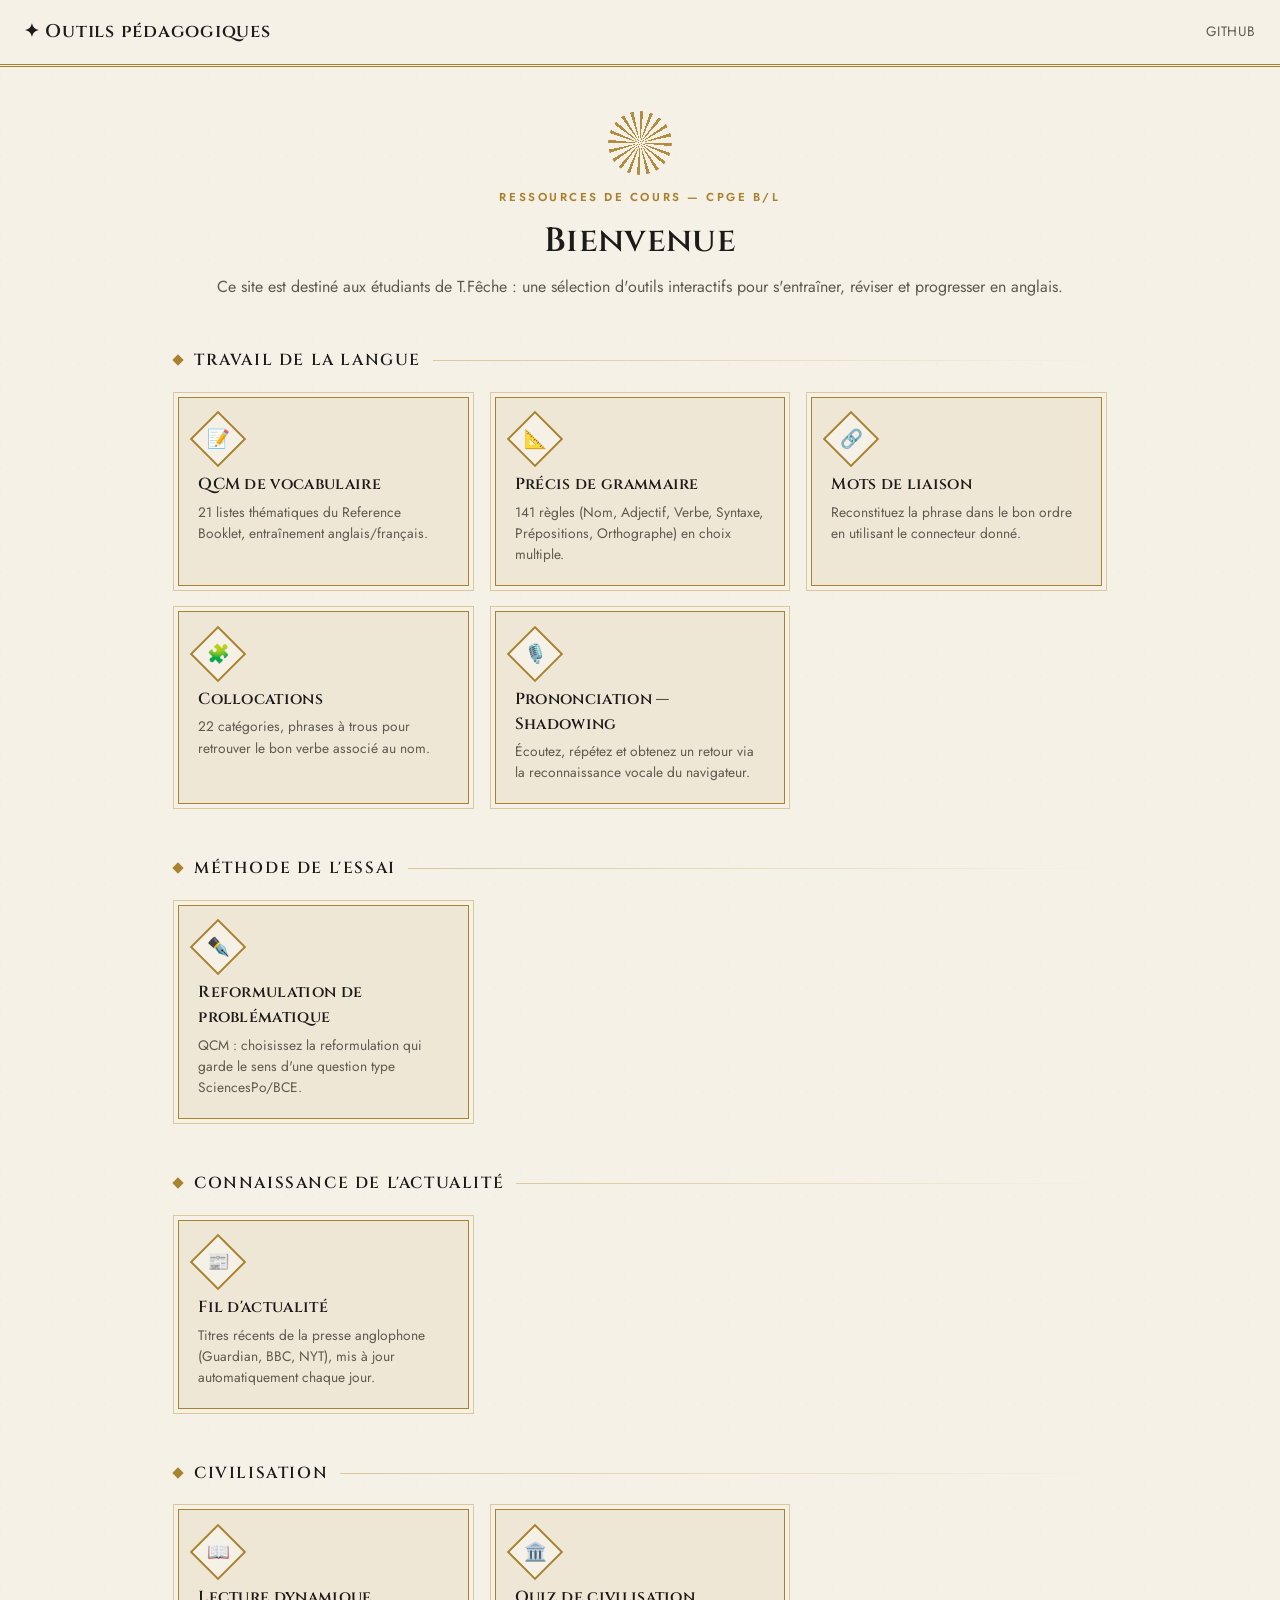
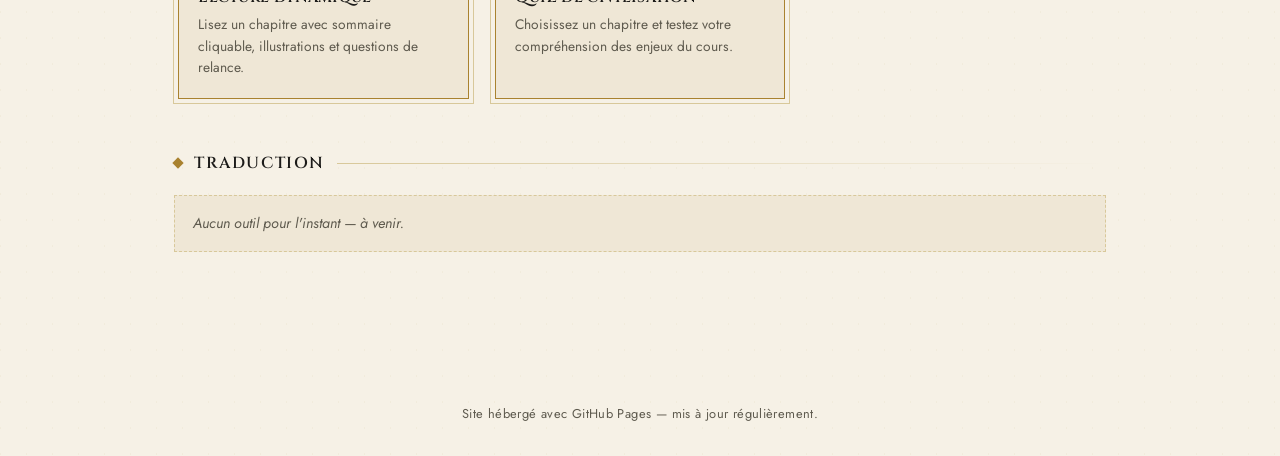
<file: index.html>
<!DOCTYPE html>
<html lang="fr">
<head>
<meta charset="UTF-8">
<meta name="viewport" content="width=device-width, initial-scale=1.0">
<title>Outils pédagogiques</title>
<link rel="stylesheet" href="assets/style.css">
</head>
<body>

<header class="site-header">
  <a href="index.html" class="brand">✦ Outils pédagogiques</a>
  <nav>
    <a href="https://github.com/" target="_blank" rel="noopener">GitHub</a>
  </nav>
</header>

<main>
  <div class="hero">
    <div class="sunburst"></div>
    <p class="eyebrow">Ressources de cours — CPGE B/L</p>
    <h1 class="page-title">Bienvenue</h1>
    <p class="page-subtitle">Ce site est destiné aux étudiants de T.Fêche : une sélection d'outils interactifs pour s'entraîner, réviser et progresser en anglais.</p>
  </div>

  <section class="category">
    <div class="category-header">
      <span class="diamond"></span>
      <h2>Travail de la langue</h2>
      <span class="rule"></span>
    </div>
    <div class="card-grid">
      <a class="card" href="outils/qcm.html">
        <span class="icon"><span>📝</span></span>
        <h3>QCM de vocabulaire</h3>
        <p>21 listes thématiques du Reference Booklet, entraînement anglais/français.</p>
      </a>
      <a class="card" href="outils/grammaire.html">
        <span class="icon"><span>📐</span></span>
        <h3>Précis de grammaire</h3>
        <p>141 règles (Nom, Adjectif, Verbe, Syntaxe, Prépositions, Orthographe) en choix multiple.</p>
      </a>
      <a class="card" href="outils/connecteurs.html">
        <span class="icon"><span>🔗</span></span>
        <h3>Mots de liaison</h3>
        <p>Reconstituez la phrase dans le bon ordre en utilisant le connecteur donné.</p>
      </a>
      <a class="card" href="outils/collocations.html">
        <span class="icon"><span>🧩</span></span>
        <h3>Collocations</h3>
        <p>22 catégories, phrases à trous pour retrouver le bon verbe associé au nom.</p>
      </a>
      <a class="card" href="outils/prononciation.html">
        <span class="icon"><span>🎙️</span></span>
        <h3>Prononciation — Shadowing</h3>
        <p>Écoutez, répétez et obtenez un retour via la reconnaissance vocale du navigateur.</p>
      </a>
    </div>
  </section>

  <section class="category">
    <div class="category-header">
      <span class="diamond"></span>
      <h2>Méthode de l'essai</h2>
      <span class="rule"></span>
    </div>
    <div class="card-grid">
      <a class="card" href="outils/reformulation.html">
        <span class="icon"><span>✒️</span></span>
        <h3>Reformulation de problématique</h3>
        <p>QCM : choisissez la reformulation qui garde le sens d'une question type SciencesPo/BCE.</p>
      </a>
    </div>
  </section>

  <section class="category">
    <div class="category-header">
      <span class="diamond"></span>
      <h2>Connaissance de l'actualité</h2>
      <span class="rule"></span>
    </div>
    <div class="card-grid">
      <a class="card" href="actualites/index.html">
        <span class="icon"><span>📰</span></span>
        <h3>Fil d'actualité</h3>
        <p>Titres récents de la presse anglophone (Guardian, BBC, NYT), mis à jour automatiquement chaque jour.</p>
      </a>
    </div>
  </section>

  <section class="category">
    <div class="category-header">
      <span class="diamond"></span>
      <h2>Civilisation</h2>
      <span class="rule"></span>
    </div>
    <div class="card-grid">
      <a class="card" href="outils/civilisation/lecture.html">
        <span class="icon"><span>📖</span></span>
        <h3>Lecture dynamique</h3>
        <p>Lisez un chapitre avec sommaire cliquable, illustrations et questions de relance.</p>
      </a>
      <a class="card" href="outils/civilisation/quiz.html">
        <span class="icon"><span>🏛️</span></span>
        <h3>Quiz de civilisation</h3>
        <p>Choisissez un chapitre et testez votre compréhension des enjeux du cours.</p>
      </a>
    </div>
  </section>

  <section class="category">
    <div class="category-header">
      <span class="diamond"></span>
      <h2>Traduction</h2>
      <span class="rule"></span>
    </div>
    <p class="empty-note">Aucun outil pour l'instant — à venir.</p>
  </section>
</main>

<footer class="site-footer">
  Site hébergé avec GitHub Pages — mis à jour régulièrement.
</footer>

</body>
</html>
</file>
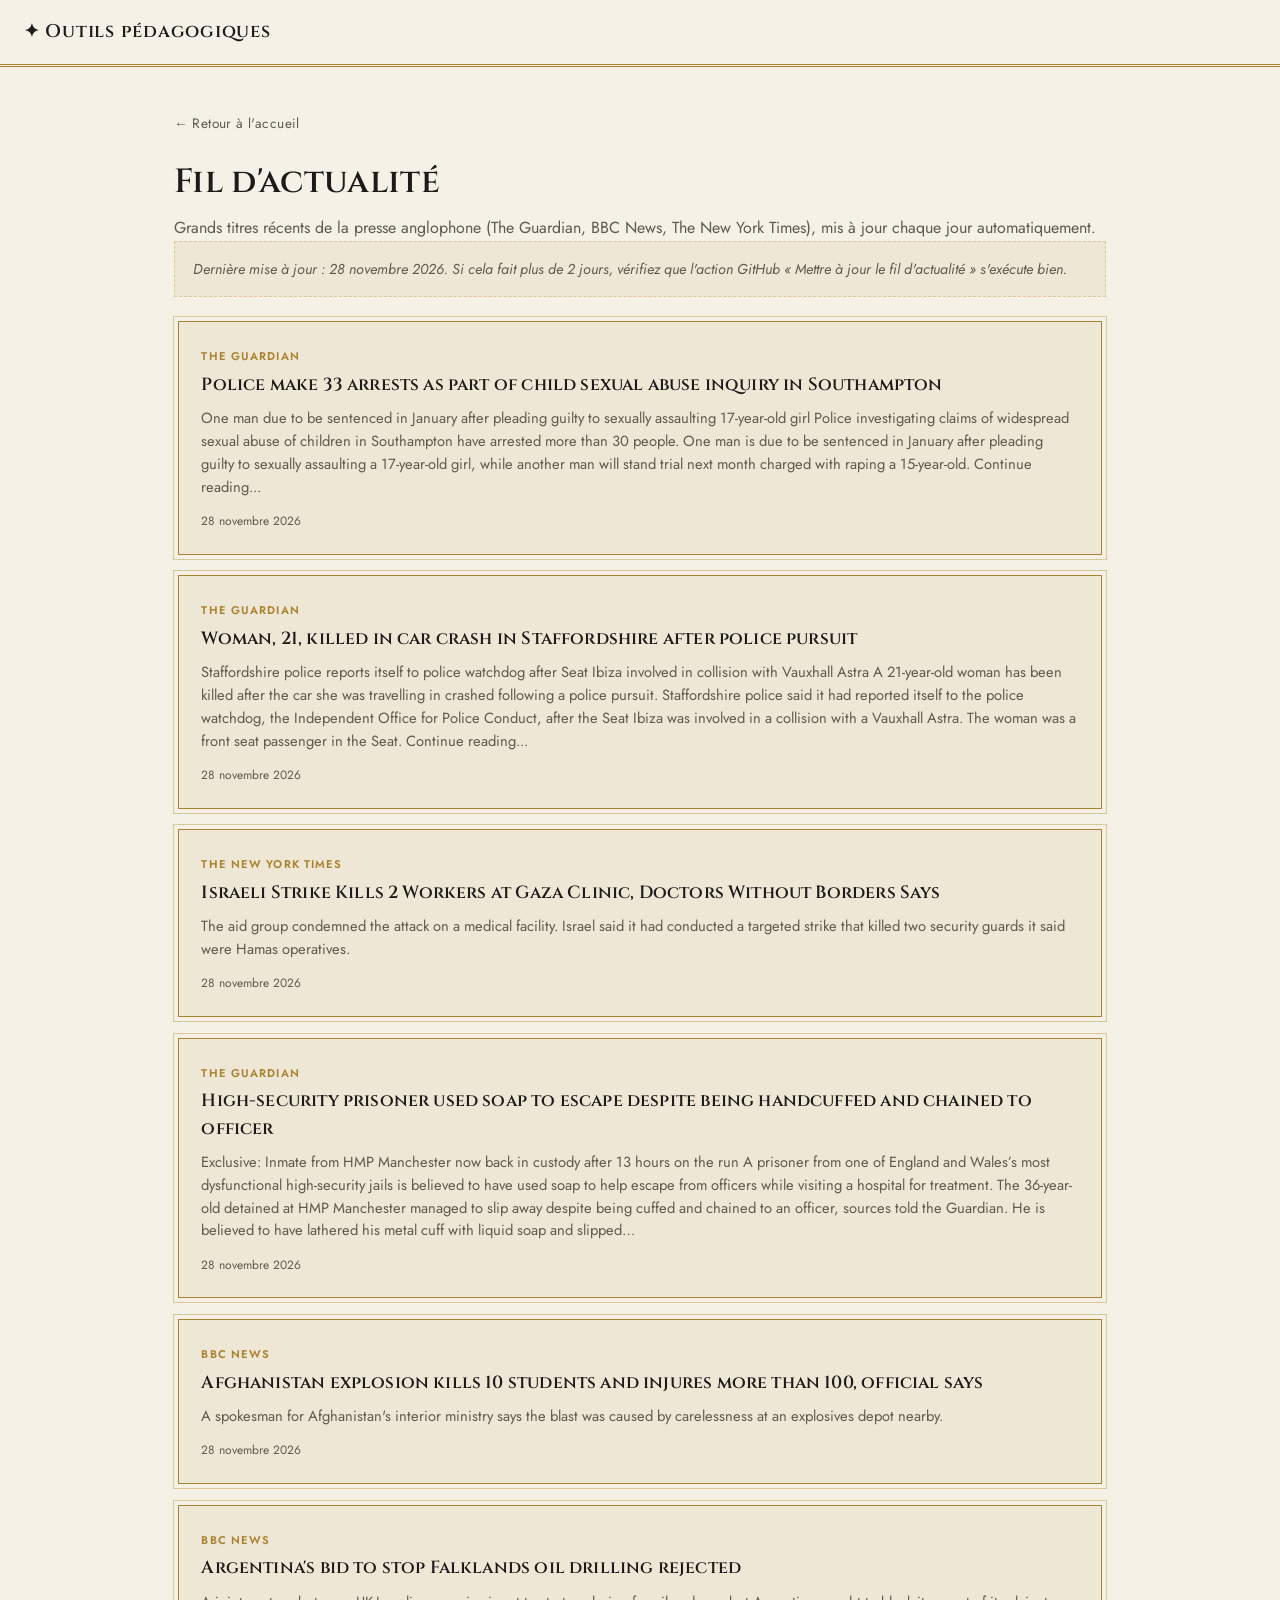
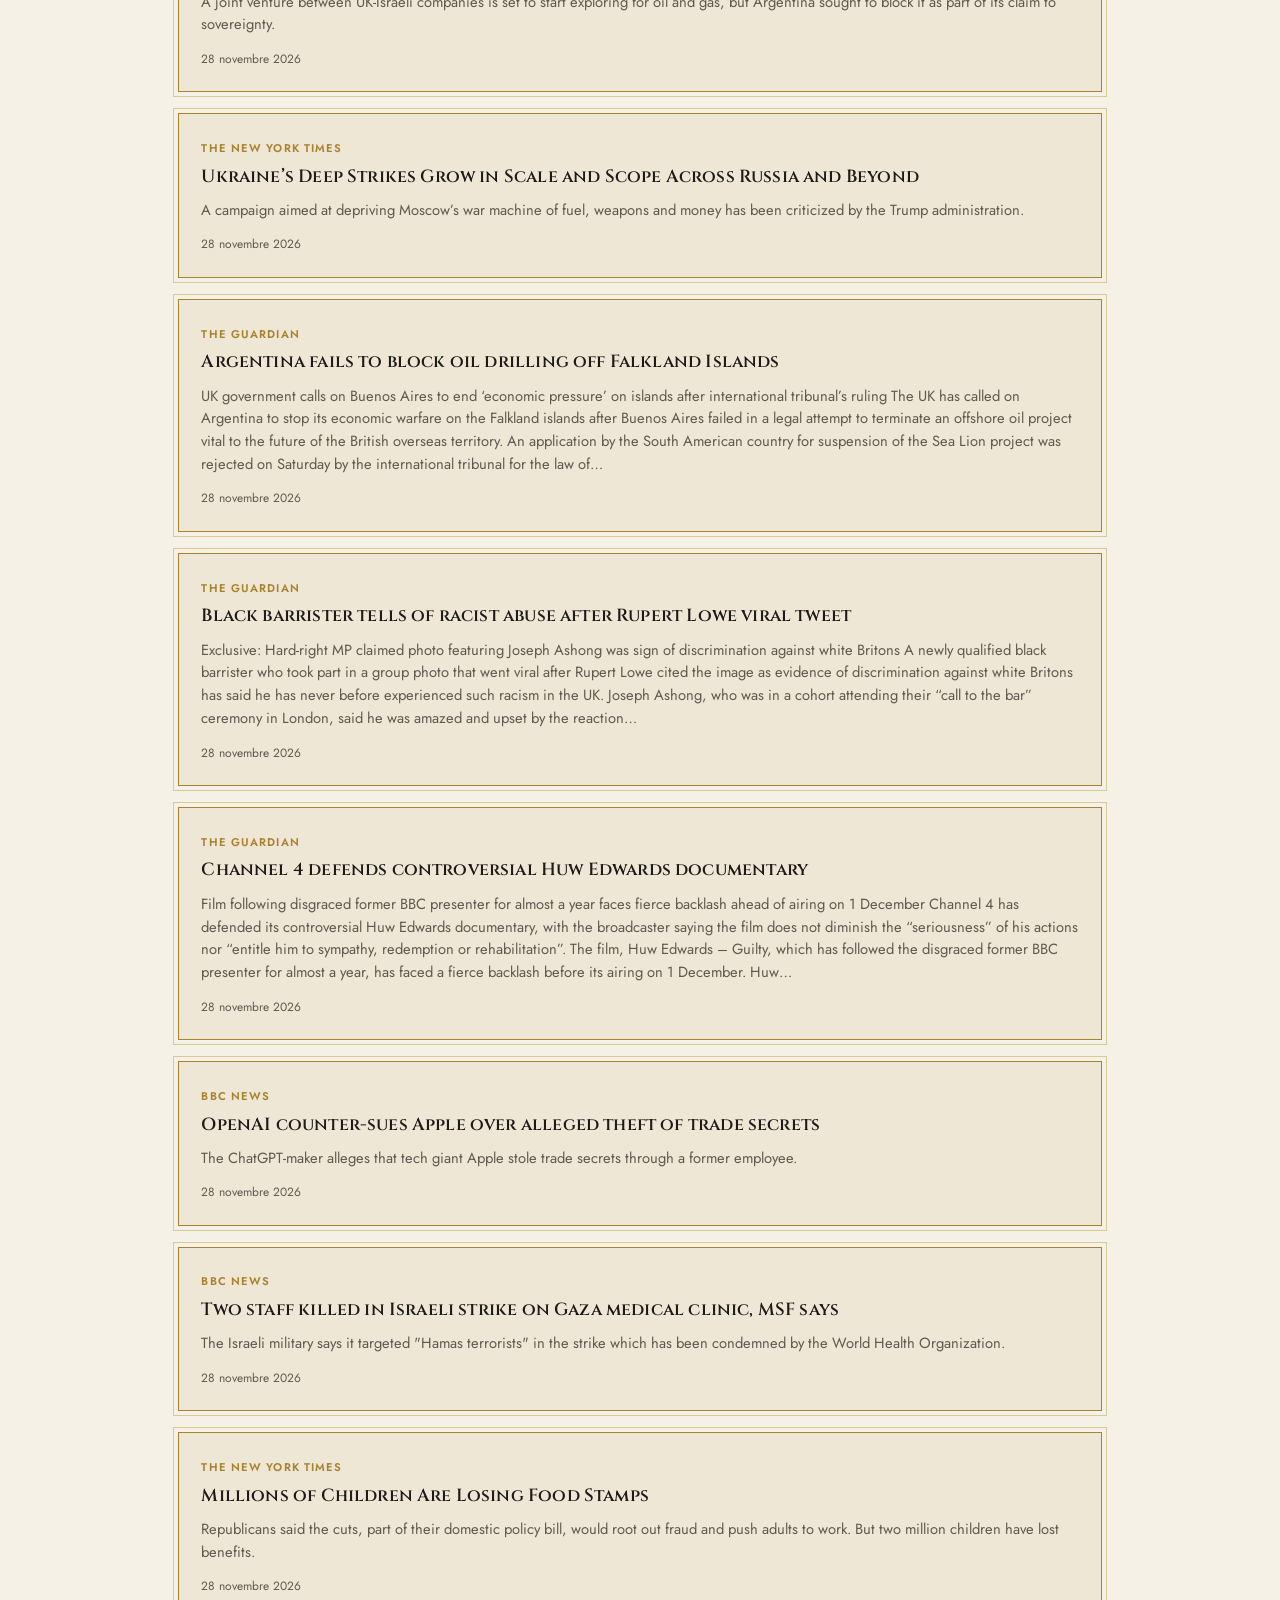
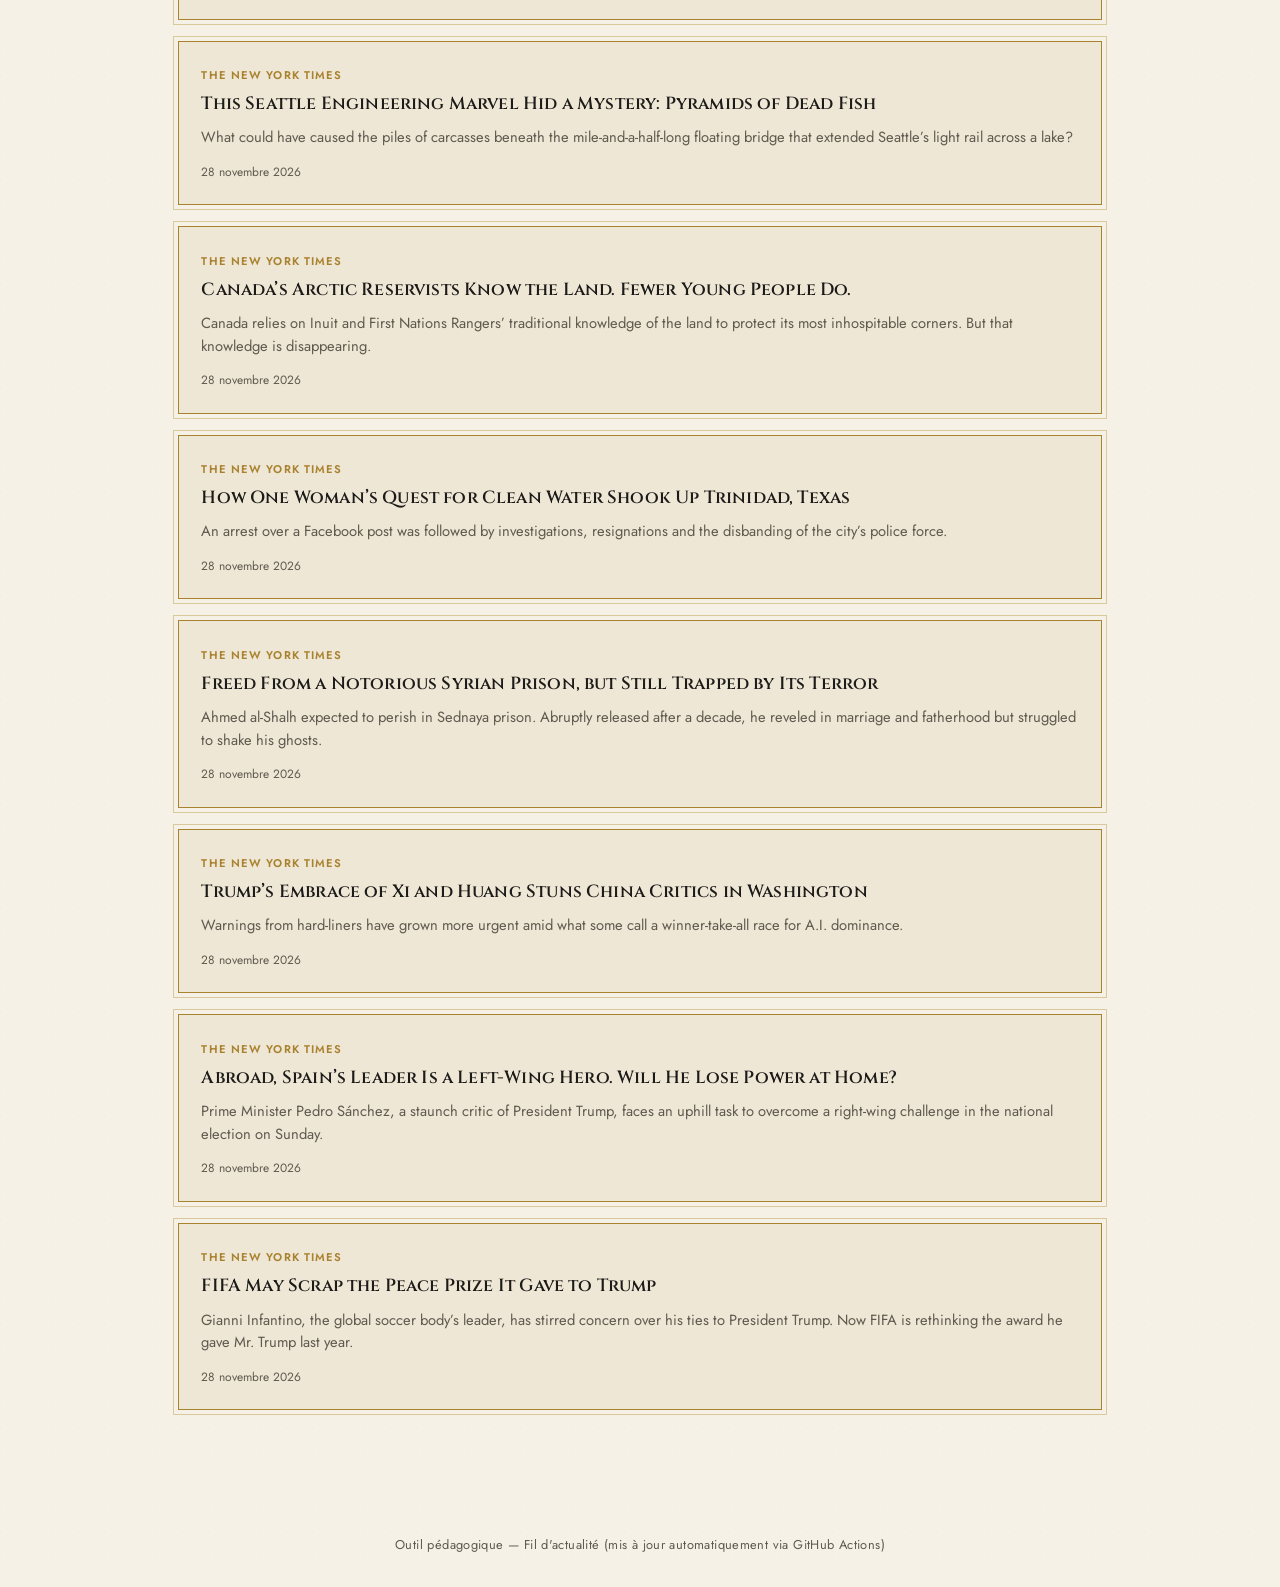
<file: actualites/index.html>
<!DOCTYPE html>
<html lang="fr">
<head>
<meta charset="UTF-8">
<meta name="viewport" content="width=device-width, initial-scale=1.0">
<title>Fil d'actualité</title>
<link rel="stylesheet" href="../assets/style.css">
<style>
  .news-card {
    background: var(--paper-alt); border: 1px solid var(--gold);
    box-shadow: 0 0 0 4px var(--paper), 0 0 0 5px var(--border);
    margin: 4px 4px 1.3rem; padding: 1.3rem 1.4rem;
  }
  .news-card .source {
    display: inline-block; font-size: 0.7rem; text-transform: uppercase; letter-spacing: 0.1em;
    color: var(--gold); font-weight: 600; margin-bottom: 0.4rem;
  }
  .news-card h3 { margin: 0 0 0.5rem; font-size: 1.1rem; }
  .news-card h3 a { color: var(--ink); text-decoration: none; }
  .news-card h3 a:hover { color: var(--emerald); }
  .news-card p { margin: 0 0 0.6rem; font-size: 0.92rem; color: var(--ink-soft); }
  .news-card .date { font-size: 0.75rem; color: var(--text-muted); }
  .stale-notice, .empty-notice {
    border: 1px dashed var(--border); background: var(--paper-alt);
    padding: 1rem 1.1rem; font-size: 0.9rem; font-style: italic; color: var(--ink-soft); margin-bottom: 1.5rem;
  }
</style>
</head>
<body>

<header class="site-header">
  <a href="../index.html" class="brand">✦ Outils pédagogiques</a>
</header>

<main>
  <a class="back-link" href="../index.html">&larr; Retour à l'accueil</a>
  <h1 class="page-title">Fil d'actualité</h1>
  <p class="page-subtitle">Grands titres récents de la presse anglophone (The Guardian, BBC News, The New York Times), mis à jour chaque jour automatiquement.</p>

  <div id="notice"></div>
  <div id="news-list"></div>
</main>

<footer class="site-footer">Outil pédagogique — Fil d'actualité (mis à jour automatiquement via GitHub Actions)</footer>

<script>
function formatDate(iso) {
  if (!iso) return '';
  const d = new Date(iso);
  return d.toLocaleDateString('fr-FR', { day: 'numeric', month: 'long', year: 'numeric' });
}

fetch('news.json')
  .then(r => r.json())
  .then(data => {
    const notice = document.getElementById('notice');
    const list = document.getElementById('news-list');

    if (!data.items || data.items.length === 0) {
      notice.innerHTML = `<div class="empty-notice">Le fil d'actualité n'a pas encore été généré. Une fois ce site publié sur GitHub Pages, l'action automatique (voir .github/workflows/update-news.yml) le remplira chaque jour. Vous pouvez aussi la lancer manuellement depuis l'onglet « Actions » du dépôt GitHub (bouton « Run workflow »).</div>`;
      return;
    }

    const generated = new Date(data.generatedAt);
    const ageDays = (Date.now() - generated.getTime()) / (1000 * 60 * 60 * 24);
    if (ageDays > 2) {
      notice.innerHTML = `<div class="stale-notice">Dernière mise à jour : ${formatDate(data.generatedAt)}. Si cela fait plus de 2 jours, vérifiez que l'action GitHub « Mettre à jour le fil d'actualité » s'exécute bien.</div>`;
    }

    list.innerHTML = data.items.map(item => `
      <article class="news-card">
        <span class="source">${item.source}</span>
        <h3><a href="${item.url}" target="_blank" rel="noopener">${item.title}</a></h3>
        <p>${item.summary}</p>
        <span class="date">${formatDate(item.date)}</span>
      </article>
    `).join('');
  })
  .catch(() => {
    document.getElementById('notice').innerHTML = `<div class="empty-notice">Impossible de charger le fil d'actualité pour le moment.</div>`;
  });
</script>

</body>
</html>
</file>
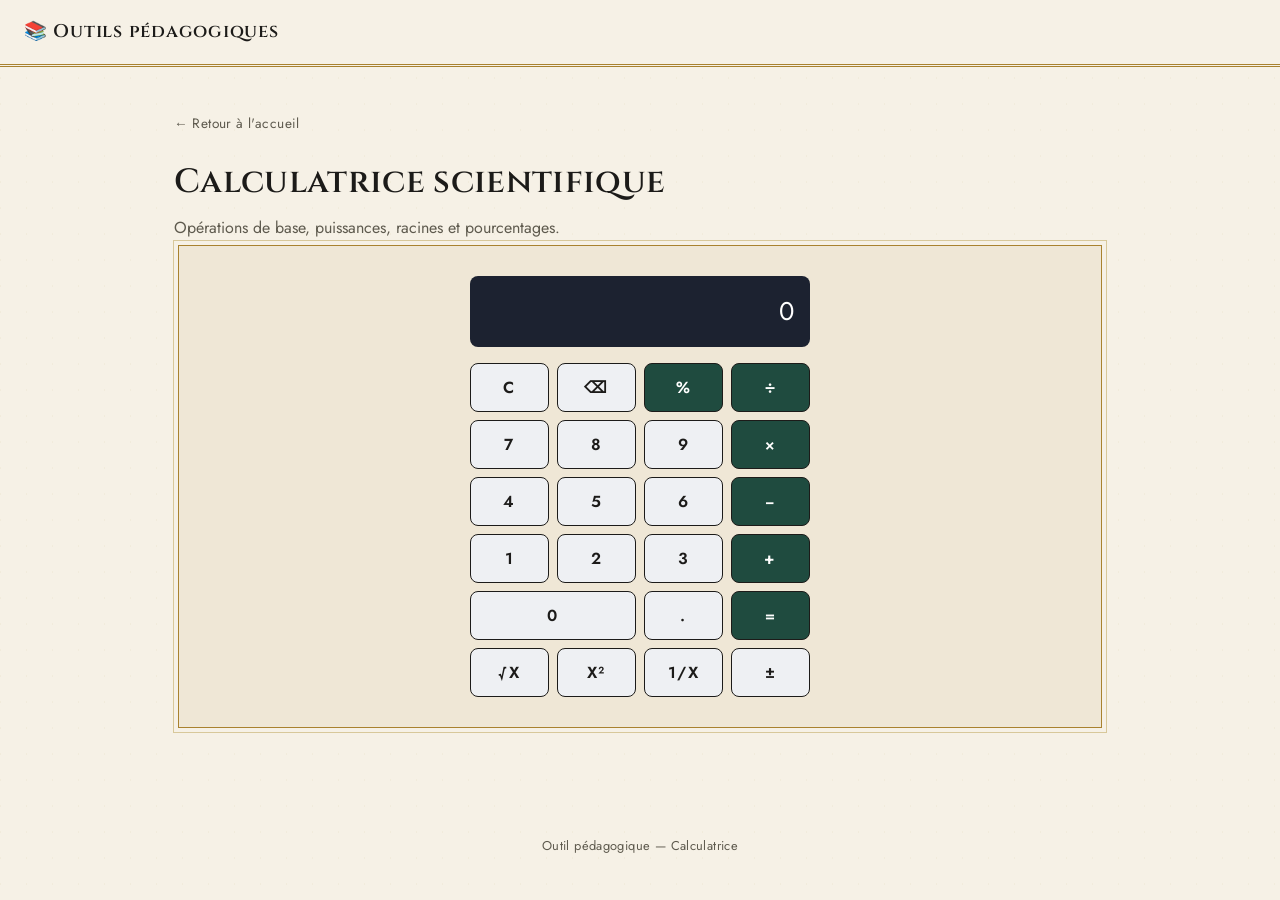
<file: outils/calculatrice.html>
<!DOCTYPE html>
<html lang="fr">
<head>
<meta charset="UTF-8">
<meta name="viewport" content="width=device-width, initial-scale=1.0">
<title>Calculatrice scientifique</title>
<link rel="stylesheet" href="../assets/style.css">
<style>
  .calc { max-width: 340px; margin: 0 auto; }
  .display {
    background: #1c2230;
    color: #fff;
    font-size: 1.6rem;
    text-align: right;
    padding: 1rem;
    border-radius: 8px;
    margin-bottom: 1rem;
    word-break: break-all;
    min-height: 2.2rem;
  }
  .keys {
    display: grid;
    grid-template-columns: repeat(4, 1fr);
    gap: 0.5rem;
  }
  .keys button {
    background: #eef0f3;
    color: var(--text);
    padding: 0.75rem 0;
    font-size: 1rem;
    border-radius: 8px;
  }
  .keys button:hover { background: #dfe3e8; }
  .keys button.op { background: var(--accent); color: #fff; }
  .keys button.op:hover { background: var(--accent-dark); }
  .keys button.wide { grid-column: span 2; }
</style>
</head>
<body>

<header class="site-header">
  <a href="../index.html" class="brand">📚 Outils pédagogiques</a>
</header>

<main>
  <a class="back-link" href="../index.html">&larr; Retour à l'accueil</a>
  <h1 class="page-title">Calculatrice scientifique</h1>
  <p class="page-subtitle">Opérations de base, puissances, racines et pourcentages.</p>

  <div class="tool-shell">
    <div class="calc">
      <div class="display" id="display">0</div>
      <div class="keys">
        <button onclick="clearAll()">C</button>
        <button onclick="backspace()">⌫</button>
        <button onclick="inputOp('%')" class="op">%</button>
        <button onclick="inputOp('/')" class="op">÷</button>

        <button onclick="inputDigit('7')">7</button>
        <button onclick="inputDigit('8')">8</button>
        <button onclick="inputDigit('9')">9</button>
        <button onclick="inputOp('*')" class="op">×</button>

        <button onclick="inputDigit('4')">4</button>
        <button onclick="inputDigit('5')">5</button>
        <button onclick="inputDigit('6')">6</button>
        <button onclick="inputOp('-')" class="op">−</button>

        <button onclick="inputDigit('1')">1</button>
        <button onclick="inputDigit('2')">2</button>
        <button onclick="inputDigit('3')">3</button>
        <button onclick="inputOp('+')" class="op">+</button>

        <button onclick="inputDigit('0')" class="wide">0</button>
        <button onclick="inputDigit('.')">.</button>
        <button onclick="calculate()" class="op">=</button>

        <button onclick="applyFn('sqrt')">√x</button>
        <button onclick="applyFn('sq')">x²</button>
        <button onclick="applyFn('inv')">1/x</button>
        <button onclick="applyFn('neg')">±</button>
      </div>
    </div>
  </div>
</main>

<footer class="site-footer">Outil pédagogique — Calculatrice</footer>

<script>
let expression = '';
const display = document.getElementById('display');

function updateDisplay() {
  display.textContent = expression === '' ? '0' : expression;
}

function inputDigit(d) {
  expression += d;
  updateDisplay();
}

function inputOp(op) {
  if (expression === '') return;
  const lastChar = expression.slice(-1);
  if ('+-*/%'.includes(lastChar)) {
    expression = expression.slice(0, -1) + op;
  } else {
    expression += op;
  }
  updateDisplay();
}

function clearAll() {
  expression = '';
  updateDisplay();
}

function backspace() {
  expression = expression.slice(0, -1);
  updateDisplay();
}

function applyFn(fn) {
  if (expression === '') return;
  try {
    const value = evaluateExpression(expression);
    let result;
    switch (fn) {
      case 'sqrt': result = Math.sqrt(value); break;
      case 'sq': result = value * value; break;
      case 'inv': result = 1 / value; break;
      case 'neg': result = -value; break;
    }
    expression = trimNumber(result);
    updateDisplay();
  } catch (e) {
    display.textContent = 'Erreur';
    expression = '';
  }
}

function evaluateExpression(expr) {
  // Évaluation simple et sécurisée d'une expression arithmétique de base
  if (!/^[0-9+\-*/%.]+$/.test(expr)) throw new Error('invalid');
  // eslint-disable-next-line no-new-func
  return Function('"use strict"; return (' + expr.replace(/%/g, '/100*') + ')')();
}

function trimNumber(n) {
  return String(Math.round(n * 1e10) / 1e10);
}

function calculate() {
  if (expression === '') return;
  try {
    const result = evaluateExpression(expression);
    expression = trimNumber(result);
    updateDisplay();
  } catch (e) {
    display.textContent = 'Erreur';
    expression = '';
  }
}

document.addEventListener('keydown', (e) => {
  if (/[0-9.]/.test(e.key)) inputDigit(e.key);
  else if (['+', '-', '*', '/'].includes(e.key)) inputOp(e.key);
  else if (e.key === 'Enter' || e.key === '=') calculate();
  else if (e.key === 'Backspace') backspace();
  else if (e.key === 'Escape') clearAll();
});
</script>

</body>
</html>
</file>
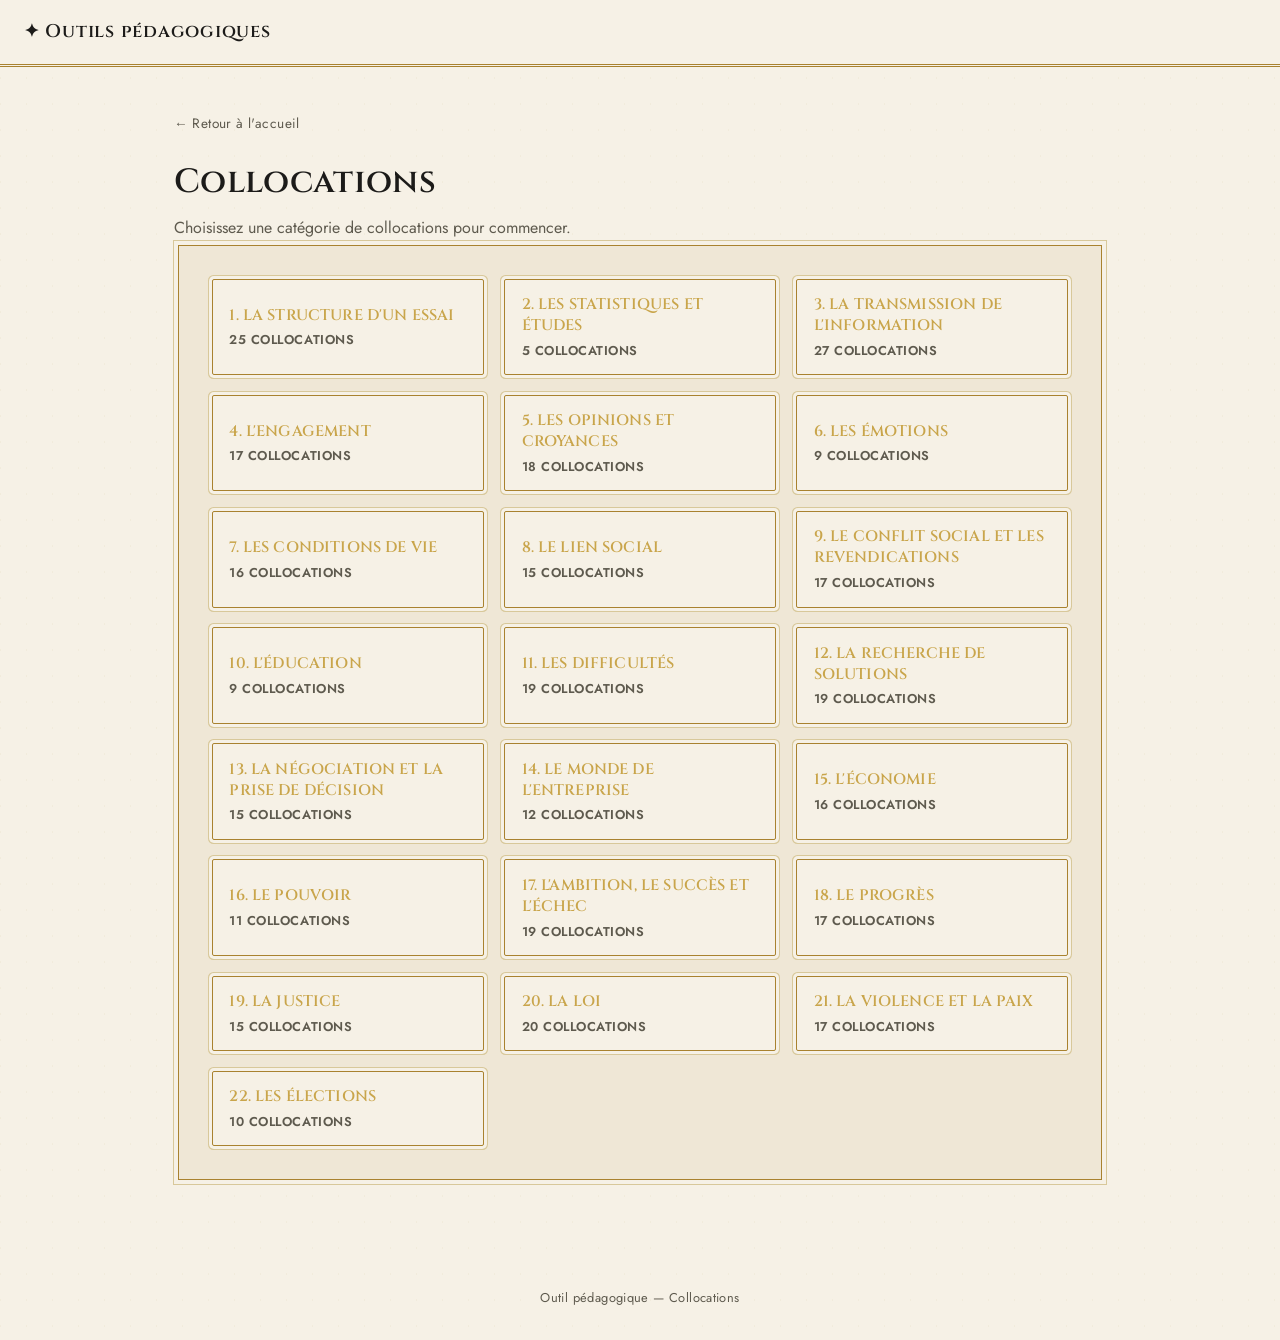
<file: outils/collocations.html>
<!DOCTYPE html>
<html lang="fr">
<head>
<meta charset="UTF-8">
<meta name="viewport" content="width=device-width, initial-scale=1.0">
<title>Collocations</title>
<link rel="stylesheet" href="../assets/style.css">
<style>
  .cat-grid { display: grid; grid-template-columns: repeat(auto-fill, minmax(240px, 1fr)); gap: 0.85rem; }
  .cat-card {
    background: var(--paper); border: 1px solid var(--gold);
    box-shadow: 0 0 0 3px var(--paper), 0 0 0 4px var(--border);
    margin: 3px; padding: 0.9rem 1.05rem; cursor: pointer; text-align: left; font-family: inherit;
  }
  .cat-card:hover { box-shadow: 0 0 0 3px var(--paper), 0 0 0 4px var(--gold); }
  .cat-card h3 { margin: 0; font-size: 0.95rem; font-family: 'Cinzel', serif; font-weight: 600; }
  .noun-tag {
    display: inline-block; font-family: 'Cinzel', serif; font-weight: 600; font-size: 0.72rem;
    text-transform: uppercase; letter-spacing: 0.08em; color: var(--gold); margin-bottom: 0.6rem;
  }
  .sentence-box { font-size: 1.05rem; margin: 0.6rem 0 1.2rem; line-height: 1.7; }
  .sentence-box .gap { border-bottom: 2px solid var(--emerald); padding: 0 0.3rem; font-weight: 600; }
  .choices-grid { display: flex; flex-direction: column; gap: 0.55rem; margin: 1.1rem 0; }
  .choices-grid button { text-align: left; text-transform: none; letter-spacing: normal; font-weight: 500; }
  .progress-line { font-size: 0.8rem; color: var(--text-muted); text-transform: uppercase; letter-spacing: 0.06em; margin-bottom: 0.25rem; }
</style>
</head>
<body>

<header class="site-header">
  <a href="../index.html" class="brand">✦ Outils pédagogiques</a>
</header>

<main>
  <a class="back-link" href="../index.html">&larr; Retour à l'accueil</a>
  <h1 class="page-title">Collocations</h1>
  <p class="page-subtitle" id="page-subtitle">Choisissez une catégorie pour commencer.</p>

  <div class="tool-shell">
    <div id="screen-select">
      <div class="cat-grid" id="cat-grid"></div>
    </div>

    <div id="screen-quiz" style="display:none;">
      <button class="secondary" id="change-cat-btn" style="margin-bottom:1rem;">&larr; Changer de catégorie</button>
      <div id="quiz-area"></div>
      <div id="result-area" style="display:none; margin-top:1rem;">
        <h2 id="score-line"></h2>
        <div style="display:flex; gap:0.6rem;">
          <button id="retry-btn" class="secondary">Refaire cette catégorie</button>
          <button id="other-cat-btn">Choisir une autre catégorie</button>
        </div>
      </div>
    </div>
  </div>
</main>

<footer class="site-footer">Outil pédagogique — Collocations</footer>

<script src="collocations-data.js"></script>
<script>
// ------------------------------------------------------------
// Conjugaison approximative pour repérer le verbe dans la phrase
// ------------------------------------------------------------
const IRREGULAR = {
  make: ["makes","made","made"], draw: ["draws","drew","drawn"], come: ["comes","came","come"],
  go: ["goes","went","gone"], shed: ["sheds","shed","shed"], pay: ["pays","paid","paid"],
  see: ["sees","saw","seen"], break: ["breaks","broke","broken"], spread: ["spreads","spread","spread"],
  hit: ["hits","hit","hit"], tell: ["tells","told","told"], bear: ["bears","bore","borne"],
  keep: ["keeps","kept","kept"], build: ["builds","built","built"], shake: ["shakes","shook","shaken"],
  take: ["takes","took","taken"], hold: ["holds","held","held"], cast: ["casts","cast","cast"],
  fall: ["falls","fell","fallen"], get: ["gets","got","gotten"], have: ["has","had","had"],
  run: ["runs","ran","run"], meet: ["meets","met","met"], win: ["wins","won","won"],
  overcome: ["overcomes","overcame","overcome"], stand: ["stands","stood","stood"],
  strike: ["strikes","struck","struck"], withdraw: ["withdraws","withdrew","withdrawn"],
  cut: ["cuts","cut","cut"], show: ["shows","showed","shown"], set: ["sets","set","set"],
  beat: ["beats","beat","beaten"], bring: ["brings","brought","brought"], upset: ["upsets","upset","upset"],
  override: ["overrides","overrode","overridden"], speak: ["speaks","spoke","spoken"],
  breed: ["breeds","bred","bred"], stick: ["sticks","stuck","stuck"], lead: ["leads","led","led"],
  undertake: ["undertakes","undertook","undertaken"], give: ["gives","gave","given"],
  // verbes à orthographe britannique (doublement du L même non accentué)
  fuel: ["fuels","fuelled","fuelled"], enrol: ["enrols","enrolled","enrolled"],
  dispel: ["dispels","dispelled","dispelled"], repel: ["repels","repelled","repelled"],
  lay: ["lays","laid","laid"]
};

function escapeRegex(s) { return s.replace(/[.*+?^${}()|[\]\\]/g, '\\$&'); }

function regularForms(w) {
  const forms = new Set([w, w + 's']);
  const doubles = /[^aeiou][aeiou][^aeiouwxy]$/.test(w) && w.length <= 7;
  if (/[sxz]$|[cs]h$/.test(w)) forms.add(w + 'es');
  if (/[^aeiou]y$/.test(w)) { forms.add(w.slice(0, -1) + 'ies'); forms.add(w.slice(0, -1) + 'ied'); }
  else if (w.endsWith('e')) { forms.add(w + 'd'); forms.add(w.slice(0, -1) + 'ing'); }
  else if (doubles) { forms.add(w + w.slice(-1) + 'ed'); forms.add(w + w.slice(-1) + 'ing'); forms.add(w + 'ed'); forms.add(w + 'ing'); }
  else { forms.add(w + 'ed'); forms.add(w + 'ing'); }
  return [...forms];
}

function headForms(word) {
  const w = word.toLowerCase();
  if (w === 'be') return ["is", "are", "was", "were", "been", "being", "be"];
  const forms = new Set(regularForms(w));
  if (IRREGULAR[w]) IRREGULAR[w].forEach(f => forms.add(f));
  return [...forms];
}

// Renvoie {before, gap, after} en repérant le verbe conjugué dans la phrase
function findGap(example, verbPhrase) {
  const words = verbPhrase.replace(/\(.*?\)/g, '').trim().split(/\s+/);
  const head = words[0];
  const rest = words.slice(1);
  const forms = headForms(head);
  const restPattern = rest.length ? '\\s+' + rest.map(escapeRegex).join('\\s+') : '';
  const pattern = new RegExp('\\b(' + forms.map(escapeRegex).join('|') + ')' + restPattern + '\\b', 'i');
  let m = example.match(pattern);
  if (!m) {
    // repli : cherche juste le verbe principal, sans la particule
    const loose = new RegExp('\\b(' + forms.map(escapeRegex).join('|') + ')\\b', 'i');
    m = example.match(loose);
  }
  if (!m) return { before: example, gap: '', after: '' };
  return { before: example.slice(0, m.index), gap: m[0], after: example.slice(m.index + m[0].length) };
}

// ------------------------------------------------------------
// État
// ------------------------------------------------------------
let currentCategory = null;
let pool = [];
let current = 0;
let score = 0;
let answered = false;
let items = [];

function flattenCategory(cat) {
  const list = [];
  cat.nouns.forEach(n => n.entries.forEach(e => list.push({ noun: n.noun, verb: e.verb, example: e.example })));
  return list;
}

function shuffle(arr) {
  const a = arr.slice();
  for (let i = a.length - 1; i > 0; i--) { const j = Math.floor(Math.random() * (i + 1)); [a[i], a[j]] = [a[j], a[i]]; }
  return a;
}

function renderCategorySelection() {
  document.getElementById('screen-select').style.display = 'block';
  document.getElementById('screen-quiz').style.display = 'none';
  document.getElementById('page-subtitle').textContent = 'Choisissez une catégorie de collocations pour commencer.';
  const grid = document.getElementById('cat-grid');
  grid.innerHTML = '';
  COLLOCATION_CATEGORIES.forEach(cat => {
    const card = document.createElement('button');
    card.className = 'cat-card';
    const count = flattenCategory(cat).length;
    card.innerHTML = `<h3>${cat.title}</h3><p style="margin:0.3rem 0 0; font-size:0.8rem; color:var(--text-muted); text-transform:uppercase; letter-spacing:0.04em;">${count} collocations</p>`;
    card.addEventListener('click', () => startCategory(cat));
    grid.appendChild(card);
  });
}

function startCategory(cat) {
  currentCategory = cat;
  items = shuffle(flattenCategory(cat));
  current = 0; score = 0;
  document.getElementById('screen-select').style.display = 'none';
  document.getElementById('screen-quiz').style.display = 'block';
  document.getElementById('page-subtitle').textContent = cat.title;
  document.getElementById('result-area').style.display = 'none';
  renderQuestion();
}

document.getElementById('change-cat-btn').addEventListener('click', renderCategorySelection);
document.getElementById('other-cat-btn').addEventListener('click', renderCategorySelection);
document.getElementById('retry-btn').addEventListener('click', () => startCategory(currentCategory));

const quizArea = document.getElementById('quiz-area');

function buildChoices(item) {
  const allVerbs = flattenCategory(currentCategory).map(i => i.verb).filter((v, idx, arr) => arr.indexOf(v) === idx);
  const distractors = shuffle(allVerbs.filter(v => v !== item.verb)).slice(0, 3);
  return shuffle([item.verb, ...distractors]);
}

function renderQuestion() {
  answered = false;
  const item = items[current];
  const gap = findGap(item.example, item.verb);
  const choices = buildChoices(item);

  quizArea.innerHTML = `
    <p class="progress-line">Question ${current + 1} / ${items.length}</p>
    <span class="noun-tag">${item.noun}</span>
    <p class="sentence-box">${gap.before}<span class="gap">_____</span>${gap.after}</p>
    <div id="choices" class="choices-grid"></div>
    <div id="feedback" style="min-height:1.5rem; font-weight:600;"></div>
    <button id="next-btn" style="margin-top:0.75rem;" disabled>Suivant</button>
  `;
  const choicesDiv = document.getElementById('choices');
  choices.forEach(choice => {
    const btn = document.createElement('button');
    btn.textContent = choice;
    btn.className = 'secondary';
    btn.addEventListener('click', () => selectAnswer(item, choice, btn));
    choicesDiv.appendChild(btn);
  });
  document.getElementById('next-btn').addEventListener('click', nextQuestion);
}

function selectAnswer(item, choice, btn) {
  if (answered) return;
  answered = true;
  const feedback = document.getElementById('feedback');
  const allButtons = document.querySelectorAll('#choices button');
  allButtons.forEach(b => b.disabled = true);

  if (choice === item.verb) {
    score++;
    btn.style.background = 'var(--emerald-bg)'; btn.style.borderColor = 'var(--emerald)';
    feedback.innerHTML = `<span class="feedback-stamp correct">Bonne réponse</span>`;
  } else {
    btn.style.background = 'var(--burgundy-bg)'; btn.style.borderColor = 'var(--burgundy)';
    feedback.innerHTML = `<span class="feedback-stamp incorrect">Incorrect — réponse : ${item.verb}</span>`;
    allButtons.forEach(b => { if (b.textContent === item.verb) { b.style.background = 'var(--emerald-bg)'; b.style.borderColor = 'var(--emerald)'; } });
  }
  document.getElementById('next-btn').disabled = false;
}

function nextQuestion() {
  current++;
  if (current < items.length) renderQuestion();
  else showResult();
}

function showResult() {
  quizArea.innerHTML = '';
  document.getElementById('result-area').style.display = 'block';
  document.getElementById('score-line').textContent = `Score : ${score} / ${items.length}`;
}

renderCategorySelection();
</script>

</body>
</html>
</file>
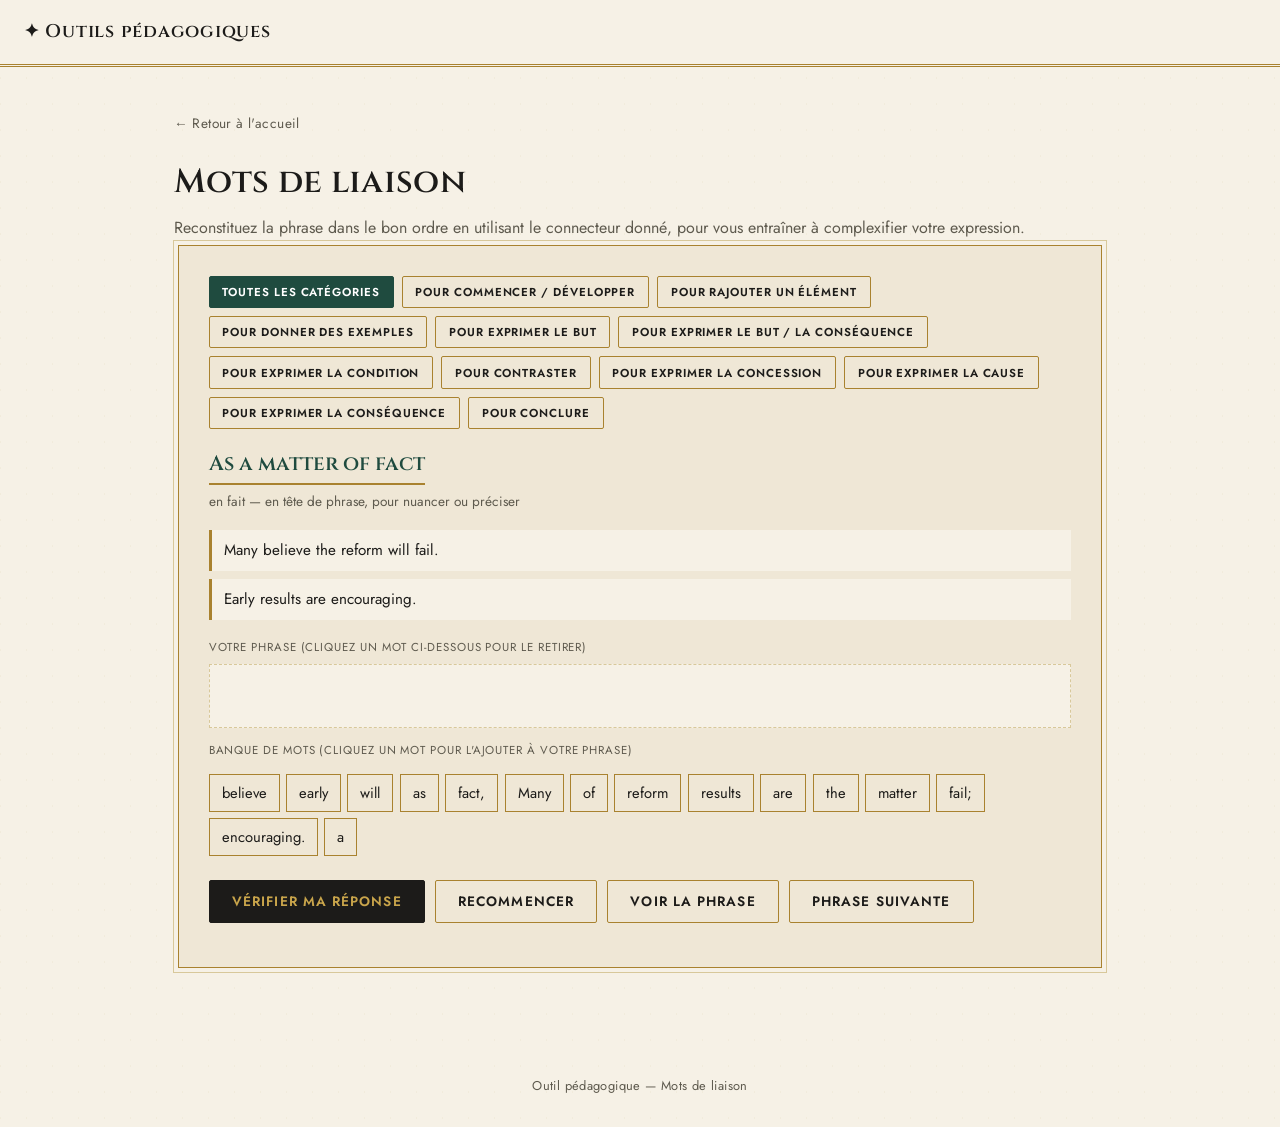
<file: outils/connecteurs.html>
<!DOCTYPE html>
<html lang="fr">
<head>
<meta charset="UTF-8">
<meta name="viewport" content="width=device-width, initial-scale=1.0">
<title>Mots de liaison</title>
<link rel="stylesheet" href="../assets/style.css">
<style>
  .connector-badge {
    display: inline-block; font-family: 'Cinzel', serif; font-weight: 600;
    font-size: 1.3rem; color: var(--emerald); border-bottom: 2px solid var(--gold);
    padding-bottom: 0.15rem; margin-bottom: 0.2rem;
  }
  .meta-line { font-size: 0.85rem; color: var(--text-muted); margin: 0.2rem 0 1.1rem; }
  .base-sentences { list-style: none; margin: 0 0 1.2rem; padding: 0; }
  .base-sentences li {
    background: var(--paper); border-left: 3px solid var(--gold);
    padding: 0.55rem 0.8rem; margin-bottom: 0.5rem; font-size: 0.95rem;
  }
  .zone-label { display:block; font-size:0.72rem; text-transform:uppercase; letter-spacing:0.08em; color:var(--text-muted); margin-bottom:0.4rem; }
  .build-zone {
    min-height: 64px; background: var(--paper); border: 1px dashed var(--border);
    padding: 0.7rem 0.8rem; margin-bottom: 0.9rem; display: flex; flex-wrap: wrap; gap: 0.4rem; align-items: flex-start;
  }
  .word-bank {
    min-height: 54px; padding: 0.5rem 0; margin-bottom: 1rem;
    display: flex; flex-wrap: wrap; gap: 0.4rem;
  }
  .word-tile {
    all: unset; cursor: pointer; background: var(--paper-alt); border: 1px solid var(--gold);
    padding: 0.4rem 0.75rem; font-size: 0.92rem; color: var(--ink);
  }
  .word-tile:hover { border-color: var(--emerald); }
  .build-zone .word-tile { border-color: var(--border); background: #fff; }
  .build-zone .word-tile.pos-ok { border-color: var(--emerald); background: var(--emerald-bg); }
  .build-zone .word-tile.pos-bad { border-color: var(--burgundy); background: var(--burgundy-bg); }
  .model-box {
    display: none; background: var(--emerald-bg); border: 1px solid var(--emerald);
    padding: 0.9rem 1rem; margin-top: 1rem; font-size: 0.95rem;
  }
  .model-box.show { display: block; }
  .result-line { font-size: 0.9rem; font-weight: 600; margin: 0.9rem 0 0; }
  .result-line.ok { color: var(--emerald); }
  .result-line.ko { color: var(--burgundy); }
  .btn-row { display: flex; gap: 0.6rem; flex-wrap: wrap; }
  .filter-row { margin-bottom: 1.2rem; display: flex; gap: 0.5rem; flex-wrap: wrap; }
  .filter-row button { font-size: 0.72rem; padding: 0.45rem 0.8rem; }
  .filter-row button.active { background: var(--emerald); border-color: var(--emerald); color: #fff; }
</style>
</head>
<body>

<header class="site-header">
  <a href="../index.html" class="brand">✦ Outils pédagogiques</a>
</header>

<main>
  <a class="back-link" href="../index.html">&larr; Retour à l'accueil</a>
  <h1 class="page-title">Mots de liaison</h1>
  <p class="page-subtitle">Reconstituez la phrase dans le bon ordre en utilisant le connecteur donné, pour vous entraîner à complexifier votre expression.</p>

  <div class="tool-shell">
    <div class="filter-row" id="filter-row"></div>
    <div id="exercise-area"></div>
    <div class="btn-row" style="margin-top:1rem;">
      <button id="check-btn">Vérifier ma réponse</button>
      <button id="reset-btn" class="secondary">Recommencer</button>
      <button id="reveal-btn" class="secondary">Voir la phrase</button>
      <button id="next-btn" class="secondary">Phrase suivante</button>
    </div>
    <p class="result-line" id="result-line"></p>
  </div>
</main>

<footer class="site-footer">Outil pédagogique — Mots de liaison</footer>

<script src="connecteurs-data.js"></script>
<script>
let currentCategory = 'all';
let pool = [];
let current = null;
let tokens = [];      // mots de la phrase modèle, dans l'ordre original
let bankOrder = [];   // indices mélangés, ordre d'affichage dans la banque de mots
let built = [];       // indices dans l'ordre où l'élève les a cliqués
let checked = false;

function categories() {
  return ['all', ...new Set(CONNECTORS.map(c => c.category))];
}

function renderFilters() {
  const row = document.getElementById('filter-row');
  row.innerHTML = '';
  categories().forEach(cat => {
    const btn = document.createElement('button');
    btn.className = 'secondary' + (cat === currentCategory ? ' active' : '');
    btn.textContent = cat === 'all' ? 'Toutes les catégories' : cat;
    btn.addEventListener('click', () => { currentCategory = cat; renderFilters(); buildPool(); pickNext(); });
    row.appendChild(btn);
  });
}

function buildPool() {
  pool = CONNECTORS.filter(c => currentCategory === 'all' || c.category === currentCategory);
}

function shuffle(arr) {
  const a = arr.slice();
  for (let i = a.length - 1; i > 0; i--) {
    const j = Math.floor(Math.random() * (i + 1));
    [a[i], a[j]] = [a[j], a[i]];
  }
  return a;
}

function pickNext() {
  if (pool.length === 0) return;
  current = pool[Math.floor(Math.random() * pool.length)];
  tokens = current.model.split(/\s+/);
  let order;
  do { order = shuffle(tokens.map((_, i) => i)); } while (tokens.length > 2 && order.every((v, i) => v === i));
  bankOrder = order;
  built = [];
  checked = false;
  renderExercise();
}

function renderExercise() {
  const area = document.getElementById('exercise-area');
  area.innerHTML = `
    <span class="connector-badge">${current.connector}</span>
    <p class="meta-line">${current.translation} — ${current.usage}</p>
    <ul class="base-sentences">${current.base.map(s => `<li>${s}</li>`).join('')}</ul>
    <label class="zone-label">Votre phrase (cliquez un mot ci-dessous pour le retirer)</label>
    <div class="build-zone" id="build-zone"></div>
    <label class="zone-label">Banque de mots (cliquez un mot pour l'ajouter à votre phrase)</label>
    <div class="word-bank" id="word-bank"></div>
    <div class="model-box" id="model-box"><strong>Phrase correcte :</strong><br>${current.model}</div>
  `;
  document.getElementById('result-line').textContent = '';
  document.getElementById('result-line').className = 'result-line';
  renderZones();
}

function renderZones() {
  const bank = document.getElementById('word-bank');
  const zone = document.getElementById('build-zone');
  bank.innerHTML = '';
  zone.innerHTML = '';

  bankOrder.filter(i => !built.includes(i)).forEach(i => {
    const btn = document.createElement('button');
    btn.className = 'word-tile';
    btn.textContent = tokens[i];
    btn.addEventListener('click', () => {
      if (checked) return;
      built.push(i);
      renderZones();
    });
    bank.appendChild(btn);
  });

  built.forEach((i, pos) => {
    const btn = document.createElement('button');
    btn.className = 'word-tile';
    if (checked) btn.classList.add(pos === i ? 'pos-ok' : 'pos-bad');
    btn.textContent = tokens[i];
    btn.addEventListener('click', () => {
      if (checked) return;
      built.splice(pos, 1);
      renderZones();
    });
    zone.appendChild(btn);
  });
}

function runCheck() {
  checked = true;
  const line = document.getElementById('result-line');
  const complete = built.length === tokens.length;
  const correct = complete && built.every((i, pos) => i === pos);
  if (correct) {
    line.textContent = 'Correct ! La phrase est bien formée.';
    line.classList.add('ok');
  } else if (!complete) {
    line.textContent = `Pas encore terminé — il reste ${tokens.length - built.length} mot(s) dans la banque.`;
    line.classList.add('ko');
  } else {
    const wrong = built.filter((i, pos) => i !== pos).length;
    line.textContent = `Pas tout à fait — ${wrong} mot(s) mal placé(s).`;
    line.classList.add('ko');
  }
  renderZones();
}

document.getElementById('check-btn').addEventListener('click', runCheck);
document.getElementById('reset-btn').addEventListener('click', () => {
  built = [];
  checked = false;
  renderZones();
  document.getElementById('result-line').textContent = '';
  document.getElementById('result-line').className = 'result-line';
});
document.getElementById('reveal-btn').addEventListener('click', () => {
  document.getElementById('model-box').classList.add('show');
});
document.getElementById('next-btn').addEventListener('click', () => {
  pickNext();
});

renderFilters();
buildPool();
pickNext();
</script>

</body>
</html>
</file>
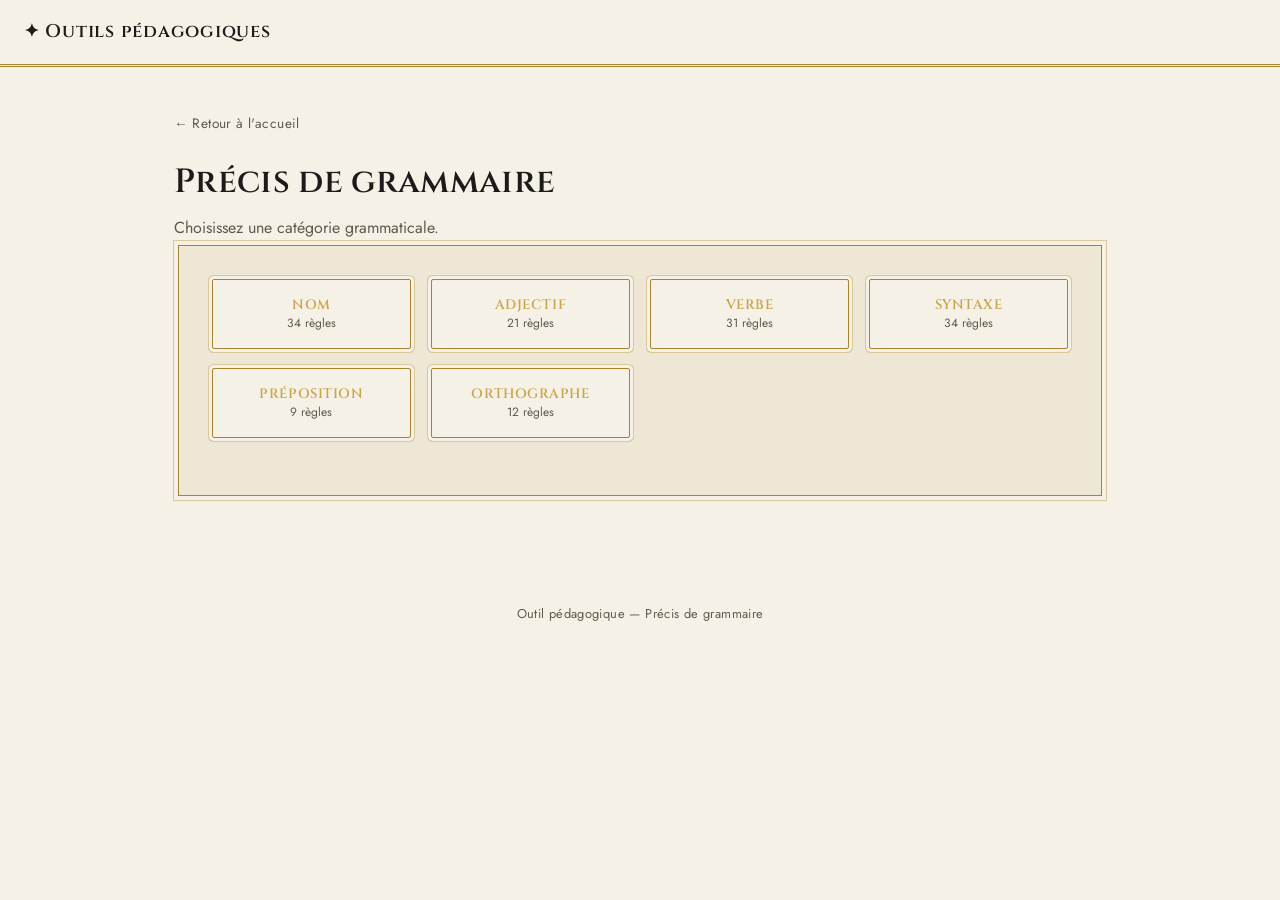
<file: outils/grammaire.html>
<!DOCTYPE html>
<html lang="fr">
<head>
<meta charset="UTF-8">
<meta name="viewport" content="width=device-width, initial-scale=1.0">
<title>Grammaire</title>
<link rel="stylesheet" href="../assets/style.css">
<style>
  .cat-grid { display: grid; grid-template-columns: repeat(auto-fill, minmax(180px, 1fr)); gap: 0.85rem; margin-bottom: 1.5rem; }
  .cat-card {
    background: var(--paper); border: 1px solid var(--gold);
    box-shadow: 0 0 0 3px var(--paper), 0 0 0 4px var(--border);
    margin: 3px; padding: 1rem; cursor: pointer; text-align: center; font-family: 'Cinzel', serif;
    font-weight: 600; letter-spacing: 0.04em;
  }
  .cat-card:hover { box-shadow: 0 0 0 3px var(--paper), 0 0 0 4px var(--gold); }
  .rule-grid { display: grid; grid-template-columns: repeat(auto-fill, minmax(210px, 1fr)); gap: 0.7rem; }
  .rule-card {
    background: var(--paper); border: 1px solid var(--border);
    padding: 0.7rem 0.85rem; cursor: pointer; text-align: left; font-family: inherit; font-size: 0.85rem;
  }
  .rule-card:hover { border-color: var(--gold); }
  .rule-card .code { font-family: 'Cinzel', serif; font-weight: 600; color: var(--emerald); margin-right: 0.4rem; }
  .option-sentence { display: block; width: 100%; text-align: left; text-transform: none; letter-spacing: normal;
    font-weight: 500; margin-bottom: 0.6rem; padding: 0.75rem 0.9rem; font-size: 0.95rem; }
  .explanation-box {
    display: none; background: var(--emerald-bg); border: 1px solid var(--emerald);
    padding: 0.9rem 1rem; margin-top: 1rem; font-size: 0.92rem;
  }
  .explanation-box.show { display: block; }
  .rule-title { font-size: 0.8rem; text-transform: uppercase; letter-spacing: 0.08em; color: var(--text-muted); margin-bottom: 1rem; }
</style>
</head>
<body>

<header class="site-header">
  <a href="../index.html" class="brand">✦ Outils pédagogiques</a>
</header>

<main>
  <a class="back-link" href="../index.html">&larr; Retour à l'accueil</a>
  <h1 class="page-title">Précis de grammaire</h1>
  <p class="page-subtitle" id="page-subtitle">Choisissez une catégorie grammaticale.</p>

  <div class="tool-shell">
    <div id="screen-category">
      <div class="cat-grid" id="cat-grid"></div>
    </div>

    <div id="screen-rules" style="display:none;">
      <button class="secondary" id="back-to-cats" style="margin-bottom:1rem;">&larr; Changer de catégorie</button>
      <div class="rule-grid" id="rule-grid"></div>
    </div>

    <div id="screen-exercise" style="display:none;">
      <button class="secondary" id="back-to-rules" style="margin-bottom:1rem;">&larr; Autres points de grammaire</button>
      <p class="rule-title" id="rule-title"></p>
      <p style="margin-bottom:1rem;">Laquelle de ces deux phrases est correcte ?</p>
      <div id="options"></div>
      <div class="explanation-box" id="explanation-box"></div>
      <button id="next-rule-btn" style="margin-top:1rem; display:none;">Un autre point de grammaire au hasard</button>
    </div>
  </div>
</main>

<footer class="site-footer">Outil pédagogique — Précis de grammaire</footer>

<script src="grammaire-data.js"></script>
<script>
let currentCategory = null;
let currentRule = null;

function categories() {
  return [...new Set(GRAMMAR_RULES.map(r => r.category))];
}

function shuffle(arr) {
  const a = arr.slice();
  for (let i = a.length - 1; i > 0; i--) { const j = Math.floor(Math.random() * (i + 1)); [a[i], a[j]] = [a[j], a[i]]; }
  return a;
}

function showScreen(id) {
  ['screen-category', 'screen-rules', 'screen-exercise'].forEach(s => document.getElementById(s).style.display = (s === id ? 'block' : 'none'));
}

function renderCategories() {
  showScreen('screen-category');
  document.getElementById('page-subtitle').textContent = 'Choisissez une catégorie grammaticale.';
  const grid = document.getElementById('cat-grid');
  grid.innerHTML = '';
  categories().forEach(cat => {
    const count = GRAMMAR_RULES.filter(r => r.category === cat).length;
    const btn = document.createElement('button');
    btn.className = 'cat-card';
    btn.innerHTML = `${cat}<br><span style="font-family:'Jost',sans-serif; font-weight:400; font-size:0.75rem; text-transform:none; letter-spacing:0; color:var(--text-muted);">${count} règles</span>`;
    btn.addEventListener('click', () => { currentCategory = cat; renderRules(); });
    grid.appendChild(btn);
  });
}

function renderRules() {
  showScreen('screen-rules');
  document.getElementById('page-subtitle').textContent = currentCategory;
  const grid = document.getElementById('rule-grid');
  grid.innerHTML = '';
  GRAMMAR_RULES.filter(r => r.category === currentCategory).forEach(rule => {
    const btn = document.createElement('button');
    btn.className = 'rule-card';
    btn.innerHTML = `<span class="code">${rule.code}</span>${rule.title}`;
    btn.addEventListener('click', () => startRule(rule));
    grid.appendChild(btn);
  });
  const randomBtn = document.createElement('button');
  randomBtn.className = 'rule-card';
  randomBtn.style.borderColor = 'var(--gold)';
  randomBtn.innerHTML = `<span class="code">✦</span>Point au hasard`;
  randomBtn.addEventListener('click', () => {
    const pool = GRAMMAR_RULES.filter(r => r.category === currentCategory);
    startRule(pool[Math.floor(Math.random() * pool.length)]);
  });
  grid.appendChild(randomBtn);
}

document.getElementById('back-to-cats').addEventListener('click', renderCategories);
document.getElementById('back-to-rules').addEventListener('click', renderRules);

function startRule(rule) {
  currentRule = rule;
  showScreen('screen-exercise');
  document.getElementById('page-subtitle').textContent = currentCategory;
  document.getElementById('rule-title').innerHTML = `<span class="code" style="color:var(--gold);">${rule.code}</span> ${rule.title}`;
  document.getElementById('explanation-box').classList.remove('show');
  document.getElementById('next-rule-btn').style.display = 'none';

  const options = shuffle([{ text: rule.correct, ok: true }, { text: rule.wrong, ok: false }]);
  const container = document.getElementById('options');
  container.innerHTML = '';
  options.forEach(opt => {
    const btn = document.createElement('button');
    btn.className = 'option-sentence secondary';
    btn.textContent = opt.text;
    btn.addEventListener('click', () => answer(opt, btn));
    container.appendChild(btn);
  });
}

function answer(opt, btn) {
  const allButtons = document.querySelectorAll('#options button');
  allButtons.forEach(b => b.disabled = true);
  if (opt.ok) {
    btn.style.background = 'var(--emerald-bg)'; btn.style.borderColor = 'var(--emerald)';
  } else {
    btn.style.background = 'var(--burgundy-bg)'; btn.style.borderColor = 'var(--burgundy)';
    allButtons.forEach(b => { if (b.textContent === currentRule.correct) { b.style.background = 'var(--emerald-bg)'; b.style.borderColor = 'var(--emerald)'; } });
  }
  const box = document.getElementById('explanation-box');
  box.innerHTML = `<strong>${currentRule.code} — ${currentRule.title} :</strong> ${currentRule.explanation}`;
  box.classList.add('show');
  document.getElementById('next-rule-btn').style.display = 'inline-block';
}

document.getElementById('next-rule-btn').addEventListener('click', () => {
  const pool = GRAMMAR_RULES.filter(r => r.category === currentCategory);
  startRule(pool[Math.floor(Math.random() * pool.length)]);
});

renderCategories();
</script>

</body>
</html>
</file>
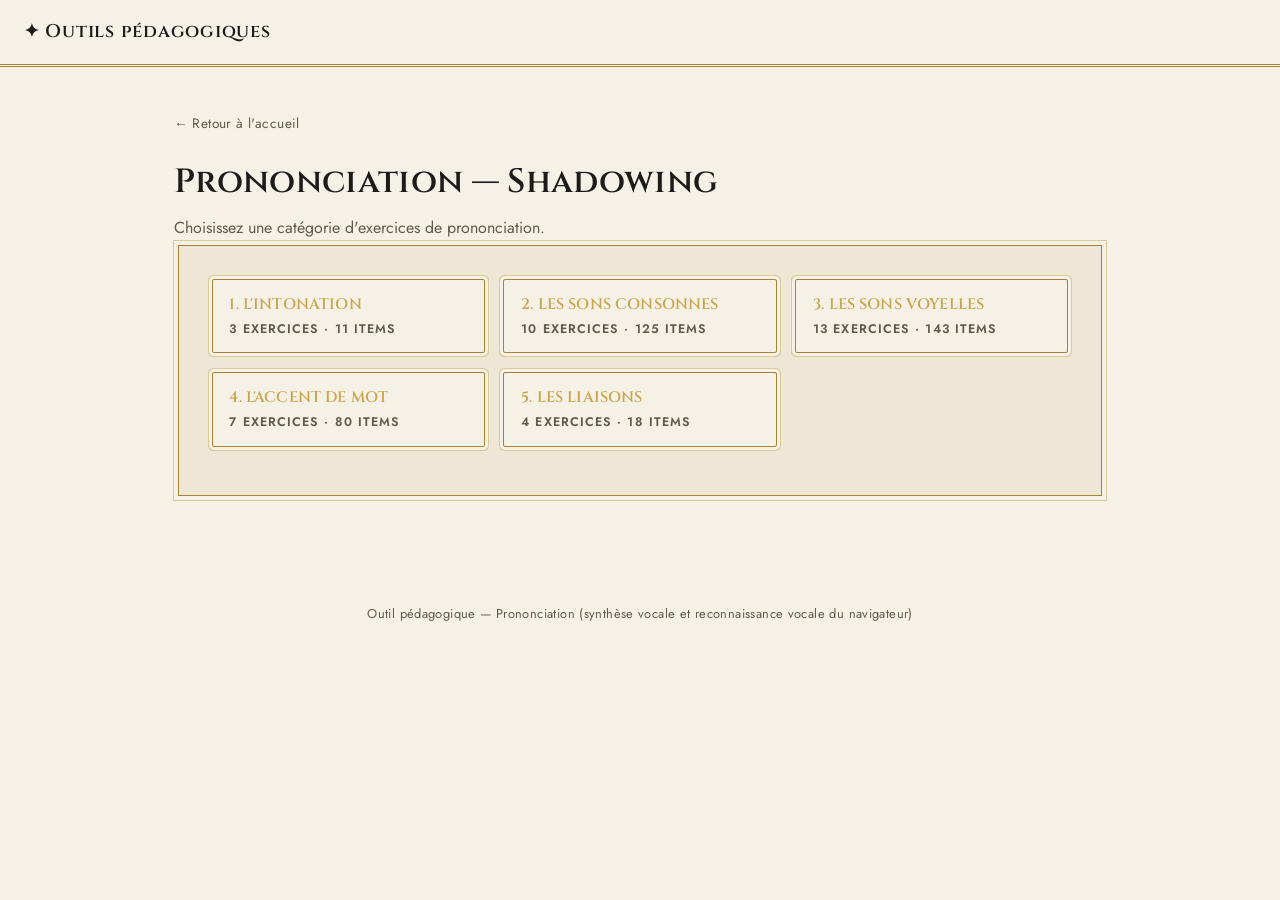
<file: outils/prononciation.html>
<!DOCTYPE html>
<html lang="fr">
<head>
<meta charset="UTF-8">
<meta name="viewport" content="width=device-width, initial-scale=1.0">
<title>Prononciation — Shadowing</title>
<link rel="stylesheet" href="../assets/style.css">
<style>
  .cat-grid, .ex-grid { display: grid; grid-template-columns: repeat(auto-fill, minmax(210px, 1fr)); gap: 0.8rem; margin-bottom: 1rem; }
  .cat-card, .ex-card {
    background: var(--paper); border: 1px solid var(--gold);
    box-shadow: 0 0 0 3px var(--paper), 0 0 0 4px var(--border);
    margin: 3px; padding: 0.9rem 1.05rem; cursor: pointer; text-align: left; font-family: inherit;
  }
  .cat-card:hover, .ex-card:hover { box-shadow: 0 0 0 3px var(--paper), 0 0 0 4px var(--gold); }
  .cat-card h3, .ex-card h3 { margin: 0; font-size: 0.95rem; font-family: 'Cinzel', serif; font-weight: 600; }
  .ex-card .code { color: var(--gold); font-size: 0.75rem; text-transform: uppercase; letter-spacing: 0.06em; display: block; margin-bottom: 0.3rem; }
  .instructions { font-size: 0.92rem; color: var(--ink-soft); margin-bottom: 1.3rem; }
  .item-row {
    display: flex; align-items: center; gap: 0.7rem; padding: 0.65rem 0.8rem;
    background: var(--paper); border-left: 3px solid var(--border); margin-bottom: 0.5rem; flex-wrap: wrap;
  }
  .item-row.active { border-left-color: var(--gold); }
  .item-text { flex: 1; min-width: 180px; font-size: 1rem; }
  .item-row button { font-size: 0.7rem; padding: 0.4rem 0.7rem; }
  .item-feedback { font-size: 0.8rem; min-width: 140px; }
  .item-feedback.ok { color: var(--emerald); font-weight: 600; }
  .item-feedback.ko { color: var(--burgundy); font-weight: 600; }
  .unsupported-notice {
    border: 1px dashed var(--border); background: var(--paper-alt);
    padding: 0.9rem 1.05rem; font-size: 0.85rem; font-style: italic; color: var(--ink-soft); margin-bottom: 1.2rem;
  }
  select#accent-select { margin-bottom: 1.2rem; }
</style>
</head>
<body>

<header class="site-header">
  <a href="../index.html" class="brand">✦ Outils pédagogiques</a>
</header>

<main>
  <a class="back-link" href="../index.html">&larr; Retour à l'accueil</a>
  <h1 class="page-title">Prononciation — Shadowing</h1>
  <p class="page-subtitle" id="page-subtitle">Choisissez une catégorie d'exercices de prononciation.</p>

  <div class="tool-shell">
    <div id="speech-notice"></div>

    <div id="screen-sections">
      <div class="cat-grid" id="section-grid"></div>
    </div>

    <div id="screen-exercises" style="display:none;">
      <button class="secondary" id="back-to-sections" style="margin-bottom:1rem;">&larr; Autres catégories</button>
      <div class="ex-grid" id="exercise-grid"></div>
    </div>

    <div id="screen-practice" style="display:none;">
      <button class="secondary" id="back-to-exercises" style="margin-bottom:1rem;">&larr; Autres exercices</button>
      <h2 id="ex-title" style="margin-top:0;"></h2>
      <p class="instructions" id="ex-instructions"></p>
      <label style="display:block; font-size:0.72rem; text-transform:uppercase; letter-spacing:0.08em; color:var(--text-muted); margin-bottom:0.4rem;">Accent</label>
      <select id="accent-select">
        <option value="en-GB">Anglais britannique</option>
        <option value="en-US">Anglais américain</option>
      </select>
      <div id="items-list"></div>
    </div>
  </div>
</main>

<footer class="site-footer">Outil pédagogique — Prononciation (synthèse vocale et reconnaissance vocale du navigateur)</footer>

<script src="prononciation-data.js"></script>
<script>
const SpeechRecognitionAPI = window.SpeechRecognition || window.webkitSpeechRecognition;
const speechOk = 'speechSynthesis' in window;
const recognitionOk = !!SpeechRecognitionAPI;

if (!speechOk || !recognitionOk) {
  document.getElementById('speech-notice').innerHTML = `<div class="unsupported-notice">
    ${!speechOk ? "Votre navigateur ne supporte pas la synthèse vocale : vous ne pourrez pas écouter les modèles audio. " : ""}
    ${!recognitionOk ? "Votre navigateur ne supporte pas la reconnaissance vocale : la fonction « s'enregistrer » ne sera pas disponible (essayez avec Chrome). " : ""}
    Vous pouvez tout de même consulter les exercices et vous entraîner à voix haute sans retour automatique.</div>`;
}

let currentSection = null;
let currentExercise = null;

function renderSections() {
  document.getElementById('screen-sections').style.display = 'block';
  document.getElementById('screen-exercises').style.display = 'none';
  document.getElementById('screen-practice').style.display = 'none';
  document.getElementById('page-subtitle').textContent = "Choisissez une catégorie d'exercices de prononciation.";
  const grid = document.getElementById('section-grid');
  grid.innerHTML = '';
  PRONUNCIATION_SECTIONS.forEach(sec => {
    const card = document.createElement('button');
    card.className = 'cat-card';
    const total = sec.exercises.reduce((n, e) => n + e.items.length, 0);
    card.innerHTML = `<h3>${sec.title}</h3><p style="margin:0.3rem 0 0; font-size:0.78rem; color:var(--text-muted);">${sec.exercises.length} exercices · ${total} items</p>`;
    card.addEventListener('click', () => { currentSection = sec; renderExercises(); });
    grid.appendChild(card);
  });
}

function renderExercises() {
  document.getElementById('screen-sections').style.display = 'none';
  document.getElementById('screen-exercises').style.display = 'block';
  document.getElementById('screen-practice').style.display = 'none';
  document.getElementById('page-subtitle').textContent = currentSection.title;
  const grid = document.getElementById('exercise-grid');
  grid.innerHTML = '';
  currentSection.exercises.forEach(ex => {
    const card = document.createElement('button');
    card.className = 'ex-card';
    card.innerHTML = `<span class="code">${ex.code}</span><h3>${ex.title}</h3>`;
    card.addEventListener('click', () => startExercise(ex));
    grid.appendChild(card);
  });
}

document.getElementById('back-to-sections').addEventListener('click', renderSections);
document.getElementById('back-to-exercises').addEventListener('click', renderExercises);

function startExercise(ex) {
  currentExercise = ex;
  document.getElementById('screen-exercises').style.display = 'none';
  document.getElementById('screen-practice').style.display = 'block';
  document.getElementById('page-subtitle').textContent = currentSection.title;
  document.getElementById('ex-title').innerHTML = `<span style="color:var(--gold); font-size:0.8rem; text-transform:uppercase; letter-spacing:0.06em; display:block; margin-bottom:0.3rem;">${ex.code}</span>${ex.title}`;
  document.getElementById('ex-instructions').textContent = ex.instructions;

  const list = document.getElementById('items-list');
  list.innerHTML = '';
  ex.items.forEach((text, idx) => {
    const row = document.createElement('div');
    row.className = 'item-row';
    row.innerHTML = `
      <span class="item-text">${text}</span>
      <button class="secondary listen-btn" data-idx="${idx}" ${speechOk ? '' : 'disabled'}>&#128266; Écouter</button>
      <button class="secondary record-btn" data-idx="${idx}" ${recognitionOk ? '' : 'disabled'}>&#127908; S'enregistrer</button>
      <span class="item-feedback" id="feedback-${idx}"></span>
    `;
    list.appendChild(row);
  });

  list.querySelectorAll('.listen-btn').forEach(btn => btn.addEventListener('click', () => {
    const idx = parseInt(btn.dataset.idx, 10);
    speak(ex.items[idx]);
  }));
  list.querySelectorAll('.record-btn').forEach(btn => btn.addEventListener('click', () => {
    const idx = parseInt(btn.dataset.idx, 10);
    record(ex.items[idx], idx, btn);
  }));
}

function speak(text) {
  if (!speechOk) return;
  window.speechSynthesis.cancel();
  const utter = new SpeechSynthesisUtterance(text);
  utter.lang = document.getElementById('accent-select').value;
  utter.rate = 0.85;
  window.speechSynthesis.speak(utter);
}

function normalize(s) {
  return s.toLowerCase().replace(/[^a-z\s]/g, '').replace(/\s+/g, ' ').trim();
}

function record(targetText, idx, btn) {
  const feedback = document.getElementById(`feedback-${idx}`);
  const recognition = new SpeechRecognitionAPI();
  recognition.lang = document.getElementById('accent-select').value;
  recognition.interimResults = false;
  recognition.maxAlternatives = 1;

  btn.disabled = true;
  feedback.className = 'item-feedback';
  feedback.textContent = '🎙️ Écoute en cours...';

  recognition.onresult = (event) => {
    const heard = event.results[0][0].transcript;
    const target = normalize(targetText);
    const said = normalize(heard);
    const match = said === target || target.includes(said) || said.includes(target);
    feedback.textContent = match ? `✓ Entendu : "${heard}"` : `Entendu : "${heard}" — réessayez`;
    feedback.className = 'item-feedback ' + (match ? 'ok' : 'ko');
  };
  recognition.onerror = () => {
    feedback.textContent = "Erreur du micro (autorisez l'accès au micro dans votre navigateur).";
    feedback.className = 'item-feedback ko';
  };
  recognition.onend = () => { btn.disabled = false; };

  recognition.start();
}

renderSections();
</script>

</body>
</html>
</file>
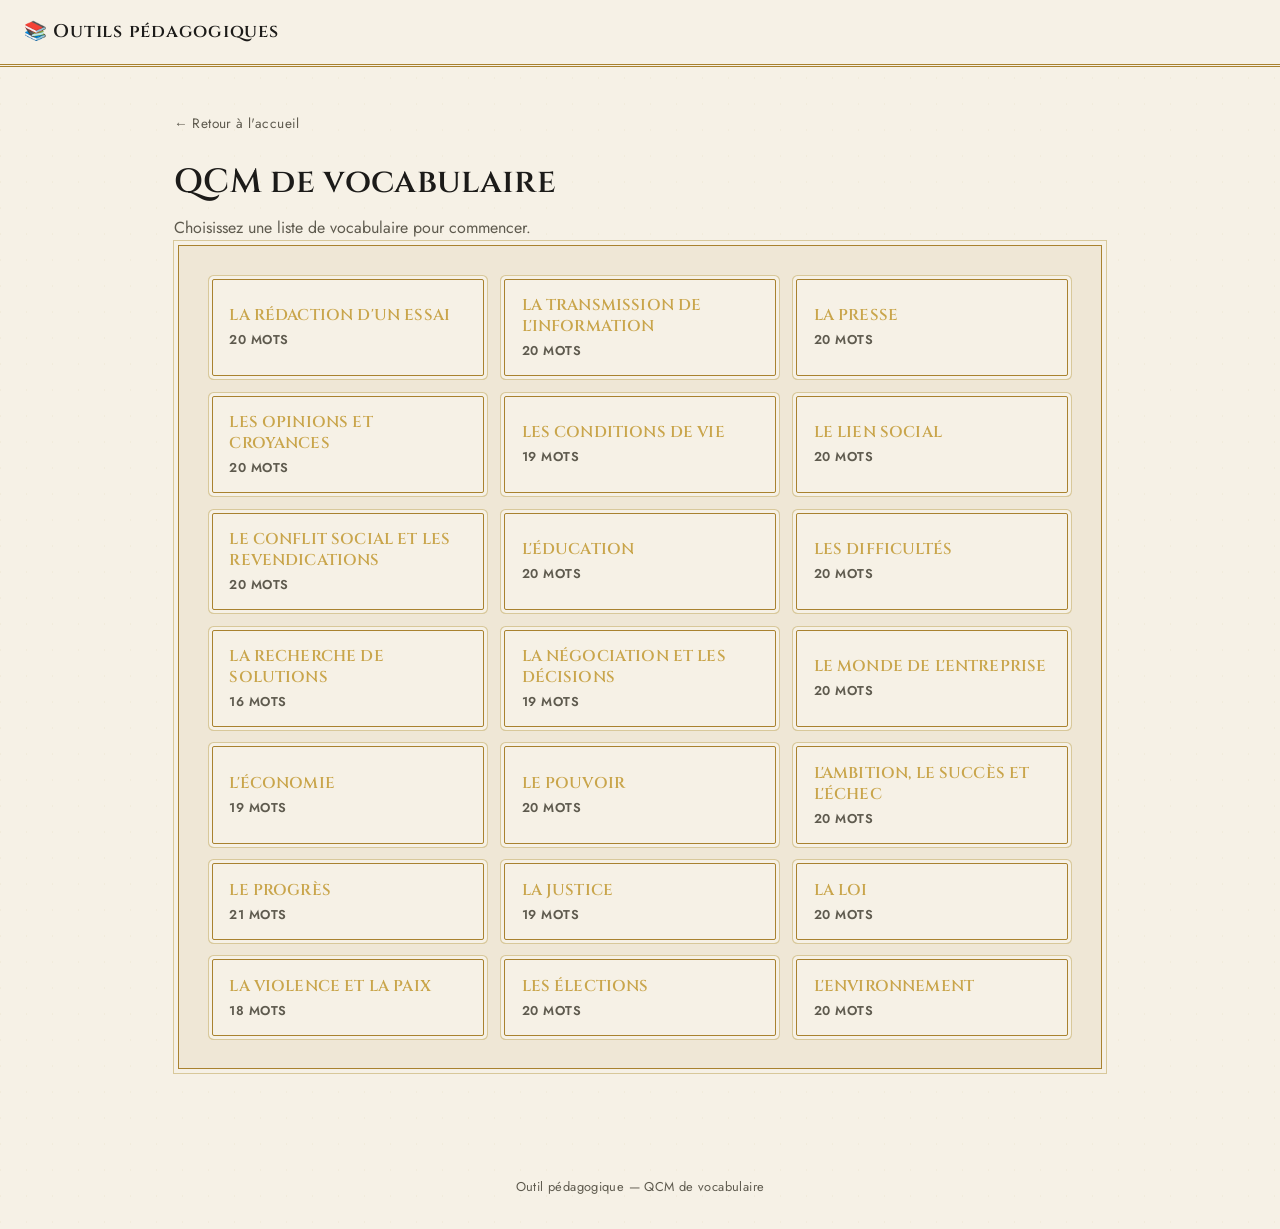
<file: outils/qcm.html>
<!DOCTYPE html>
<html lang="fr">
<head>
<meta charset="UTF-8">
<meta name="viewport" content="width=device-width, initial-scale=1.0">
<title>QCM de vocabulaire</title>
<link rel="stylesheet" href="../assets/style.css">
<style>
  .list-grid { display: grid; grid-template-columns: repeat(auto-fill, minmax(220px, 1fr)); gap: 0.85rem; }
  .list-card {
    background: var(--paper); border: 1px solid var(--gold);
    box-shadow: 0 0 0 3px var(--paper), 0 0 0 4px var(--border);
    margin: 3px;
    padding: 0.95rem 1.05rem; cursor: pointer; text-align: left; font-family: inherit;
  }
  .list-card:hover { box-shadow: 0 0 0 3px var(--paper), 0 0 0 4px var(--gold); }
  .list-card h3 { margin: 0 0 0.25rem; font-size: 0.98rem; font-family: 'Cinzel', serif; font-weight: 600; }
  .list-card p { margin: 0; font-size: 0.8rem; color: var(--text-muted); text-transform: uppercase; letter-spacing: 0.04em; }
  .setup-row { display: flex; flex-wrap: wrap; gap: 1.5rem; margin: 1.4rem 0; }
  .setup-row label {
    display: block; font-size: 0.72rem; color: var(--text-muted);
    text-transform: uppercase; letter-spacing: 0.08em; margin-bottom: 0.4rem;
  }
  .choices-grid { display: flex; flex-direction: column; gap: 0.55rem; margin: 1.1rem 0; }
  .choices-grid button { text-align: left; text-transform: none; letter-spacing: normal; font-weight: 500; }
</style>
</head>
<body>

<header class="site-header">
  <a href="../index.html" class="brand">📚 Outils pédagogiques</a>
</header>

<main>
  <a class="back-link" href="../index.html">&larr; Retour à l'accueil</a>
  <h1 class="page-title">QCM de vocabulaire</h1>
  <p class="page-subtitle" id="page-subtitle">Choisissez une liste pour commencer.</p>

  <div class="tool-shell">
    <!-- Écran 1 : choix de la liste -->
    <div id="screen-select">
      <div class="list-grid" id="list-grid"></div>
    </div>

    <!-- Écran 2 : réglages -->
    <div id="screen-setup" style="display:none;">
      <button class="secondary" id="change-list-btn" style="margin-bottom:1rem;">&larr; Changer de liste</button>
      <h2 id="setup-title" style="margin-top:0;"></h2>
      <div class="setup-row">
        <div>
          <label>Sens des questions</label>
          <select id="direction-select">
            <option value="en-fr">Anglais → Français</option>
            <option value="fr-en">Français → Anglais</option>
            <option value="mixed">Mixte</option>
          </select>
        </div>
        <div>
          <label>Nombre de questions</label>
          <select id="count-select"></select>
        </div>
      </div>
      <button id="start-quiz-btn">Commencer le quiz</button>
    </div>

    <!-- Écran 3 : quiz -->
    <div id="screen-quiz" style="display:none;">
      <div id="quiz-area"></div>
      <div id="result-area" style="display:none; margin-top:1rem;">
        <h2 id="score-line"></h2>
        <div style="display:flex; gap:0.6rem;">
          <button id="retry-btn" class="secondary">Refaire cette liste</button>
          <button id="other-list-btn">Choisir une autre liste</button>
        </div>
      </div>
    </div>
  </div>
</main>

<footer class="site-footer">Outil pédagogique — QCM de vocabulaire</footer>

<script src="vocab-data.js"></script>
<script>
// ------------------------------------------------------------
// État global
// ------------------------------------------------------------
let currentList = null;
let questions = [];
let current = 0;
let score = 0;
let answered = false;

const screenSelect = document.getElementById('screen-select');
const screenSetup = document.getElementById('screen-setup');
const screenQuiz = document.getElementById('screen-quiz');
const pageSubtitle = document.getElementById('page-subtitle');

// ------------------------------------------------------------
// Écran 1 : sélection de la liste
// ------------------------------------------------------------
function renderListSelection() {
  screenSelect.style.display = 'block';
  screenSetup.style.display = 'none';
  screenQuiz.style.display = 'none';
  pageSubtitle.textContent = 'Choisissez une liste de vocabulaire pour commencer.';

  const grid = document.getElementById('list-grid');
  grid.innerHTML = '';
  VOCAB_LISTS.forEach(list => {
    const card = document.createElement('button');
    card.className = 'list-card';
    card.innerHTML = `<h3>${list.title}</h3><p>${list.words.length} mots</p>`;
    card.addEventListener('click', () => selectList(list));
    grid.appendChild(card);
  });
}

function selectList(list) {
  currentList = list;
  screenSelect.style.display = 'none';
  screenSetup.style.display = 'block';
  pageSubtitle.textContent = 'Choisissez le sens et le nombre de questions.';
  document.getElementById('setup-title').textContent = list.title;

  const countSelect = document.getElementById('count-select');
  countSelect.innerHTML = '';
  const options = [5, 10, 15, 20, list.words.length].filter((v, i, arr) => v <= list.words.length && arr.indexOf(v) === i);
  options.forEach(n => {
    const opt = document.createElement('option');
    opt.value = n;
    opt.textContent = n === list.words.length ? `${n} (toute la liste)` : n;
    countSelect.appendChild(opt);
  });
  // valeur par défaut : 10 si possible, sinon max dispo
  countSelect.value = options.includes(10) ? 10 : options[options.length - 1];
}

document.getElementById('change-list-btn').addEventListener('click', renderListSelection);
document.getElementById('other-list-btn').addEventListener('click', renderListSelection);

// ------------------------------------------------------------
// Écran 2 → génération du quiz
// ------------------------------------------------------------
document.getElementById('start-quiz-btn').addEventListener('click', () => {
  const direction = document.getElementById('direction-select').value;
  const count = parseInt(document.getElementById('count-select').value, 10);
  questions = buildQuestions(currentList, direction, count);
  current = 0;
  score = 0;
  screenSetup.style.display = 'none';
  screenQuiz.style.display = 'block';
  pageSubtitle.textContent = currentList.title;
  document.getElementById('result-area').style.display = 'none';
  renderQuestion();
});

function shuffle(arr) {
  const a = arr.slice();
  for (let i = a.length - 1; i > 0; i--) {
    const j = Math.floor(Math.random() * (i + 1));
    [a[i], a[j]] = [a[j], a[i]];
  }
  return a;
}

function buildQuestions(list, direction, count) {
  const pool = shuffle(list.words).slice(0, count);
  return pool.map(word => {
    let dir = direction;
    if (direction === 'mixed') dir = Math.random() < 0.5 ? 'en-fr' : 'fr-en';

    const questionText = dir === 'en-fr' ? word.en : word.fr;
    const correctAnswer = dir === 'en-fr' ? word.fr : word.en;

    // distracteurs : 3 autres traductions de la même liste
    const others = list.words.filter(w => w !== word);
    const distractors = shuffle(others)
      .slice(0, 3)
      .map(w => (dir === 'en-fr' ? w.fr : w.en));

    const choices = shuffle([correctAnswer, ...distractors]);
    return { questionText, correctAnswer, choices };
  });
}

// ------------------------------------------------------------
// Écran 3 : déroulé du quiz
// ------------------------------------------------------------
const quizArea = document.getElementById('quiz-area');
const resultArea = document.getElementById('result-area');
const scoreLine = document.getElementById('score-line');

function renderQuestion() {
  answered = false;
  const item = questions[current];
  const dots = questions.map((_, i) => {
    const cls = i < current ? 'done' : (i === current ? 'current' : '');
    return `<span class="dot ${cls}"></span>`;
  }).join('');
  quizArea.innerHTML = `
    <div class="progress-dots">${dots}</div>
    <p style="color:var(--text-muted); margin-bottom:0.25rem; font-size:0.8rem; text-transform:uppercase; letter-spacing:0.06em;">Question ${current + 1} / ${questions.length}</p>
    <h3 style="margin-top:0;">${item.questionText}</h3>
    <div id="choices" class="choices-grid"></div>
    <div id="feedback" style="min-height:1.5rem; font-weight:600;"></div>
    <button id="next-btn" style="margin-top:0.75rem;" disabled>Suivant</button>
  `;
  const choicesDiv = document.getElementById('choices');
  item.choices.forEach(choice => {
    const btn = document.createElement('button');
    btn.textContent = choice;
    btn.className = 'secondary';
    btn.addEventListener('click', () => selectAnswer(choice, btn));
    choicesDiv.appendChild(btn);
  });
  document.getElementById('next-btn').addEventListener('click', nextQuestion);
}

function selectAnswer(choice, btn) {
  if (answered) return;
  answered = true;
  const item = questions[current];
  const feedback = document.getElementById('feedback');
  const allButtons = document.querySelectorAll('#choices button');
  allButtons.forEach(b => b.disabled = true);

  if (choice === item.correctAnswer) {
    score++;
    btn.style.background = 'var(--emerald-bg)';
    btn.style.borderColor = 'var(--emerald)';
    feedback.innerHTML = '<span class="feedback-stamp correct">Bonne réponse</span>';
  } else {
    btn.style.background = 'var(--burgundy-bg)';
    btn.style.borderColor = 'var(--burgundy)';
    feedback.innerHTML = `<span class="feedback-stamp incorrect">Incorrect — réponse : ${item.correctAnswer}</span>`;
    allButtons.forEach(b => {
      if (b.textContent === item.correctAnswer) {
        b.style.background = 'var(--emerald-bg)';
        b.style.borderColor = 'var(--emerald)';
      }
    });
  }
  document.getElementById('next-btn').disabled = false;
}

function nextQuestion() {
  current++;
  if (current < questions.length) {
    renderQuestion();
  } else {
    showResult();
  }
}

function showResult() {
  quizArea.innerHTML = '';
  resultArea.style.display = 'block';
  scoreLine.textContent = `Score : ${score} / ${questions.length}`;
}

document.getElementById('retry-btn').addEventListener('click', () => {
  selectList(currentList);
  screenSetup.style.display = 'block';
  screenQuiz.style.display = 'none';
});

// ------------------------------------------------------------
// Démarrage
// ------------------------------------------------------------
renderListSelection();
</script>

</body>
</html>
</file>
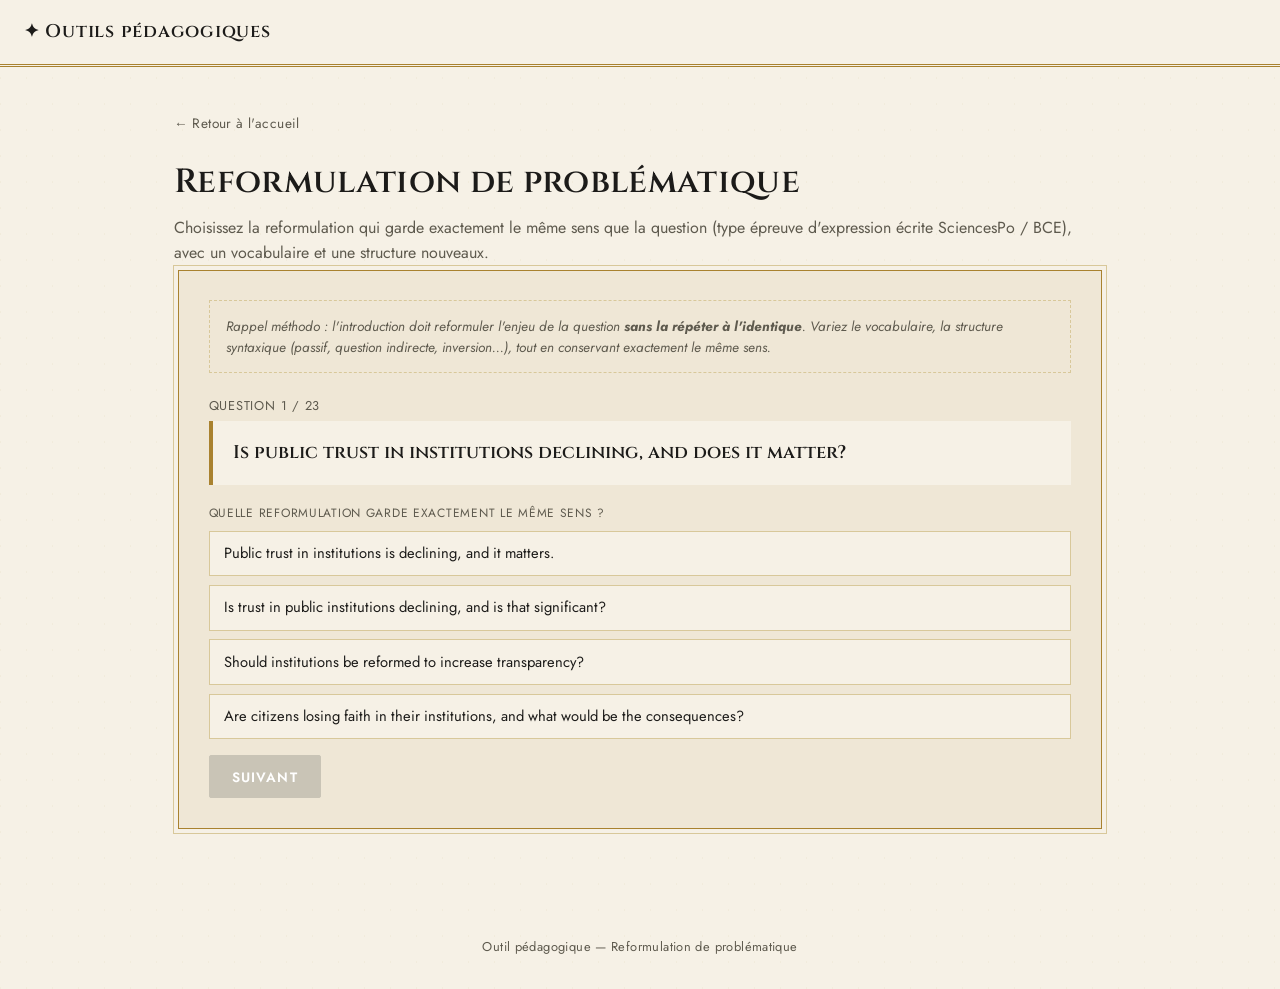
<file: outils/reformulation.html>
<!DOCTYPE html>
<html lang="fr">
<head>
<meta charset="UTF-8">
<meta name="viewport" content="width=device-width, initial-scale=1.0">
<title>Reformulation de problématique</title>
<link rel="stylesheet" href="../assets/style.css">
<style>
  .question-box {
    background: var(--paper); border-left: 4px solid var(--gold);
    padding: 1.1rem 1.3rem; margin-bottom: 1.2rem; font-size: 1.15rem; font-family: 'Cinzel', serif; font-weight: 600;
  }
  .tip-box {
    background: var(--paper-alt); border: 1px dashed var(--border);
    padding: 0.9rem 1.05rem; margin-bottom: 1.4rem; font-size: 0.85rem; color: var(--ink-soft); font-style: italic;
  }
  .progress-line { font-size: 0.8rem; color: var(--text-muted); text-transform: uppercase; letter-spacing: 0.06em; margin-bottom: 0.35rem; }
  .quiz-choices { display: flex; flex-direction: column; gap: 0.55rem; margin-bottom: 1rem; }
  .quiz-choices button {
    all: unset; cursor: pointer; background: var(--paper); border: 1px solid var(--border);
    padding: 0.65rem 0.9rem; font-size: 0.92rem; color: var(--ink);
  }
  .quiz-choices button:hover { border-color: var(--gold); }
  .quiz-choices button.correct { border-color: var(--emerald); background: #d7ead9; }
  .quiz-choices button.incorrect { border-color: var(--burgundy); background: var(--burgundy-bg); }
  .quiz-choices button:disabled { cursor: default; }
  .quiz-explanation {
    display: none; background: var(--emerald-bg); border-left: 3px solid var(--emerald);
    padding: 0.75rem 0.95rem; font-size: 0.88rem; margin-bottom: 1.1rem;
  }
  .quiz-explanation.show { display: block; }
  .btn-row { display: flex; gap: 0.6rem; flex-wrap: wrap; }
  #score-line { font-family: 'Cinzel', serif; }
</style>
</head>
<body>

<header class="site-header">
  <a href="../index.html" class="brand">✦ Outils pédagogiques</a>
</header>

<main>
  <a class="back-link" href="../index.html">&larr; Retour à l'accueil</a>
  <h1 class="page-title">Reformulation de problématique</h1>
  <p class="page-subtitle">Choisissez la reformulation qui garde exactement le même sens que la question (type épreuve d'expression écrite SciencesPo / BCE), avec un vocabulaire et une structure nouveaux.</p>

  <div class="tool-shell">
    <div class="tip-box">Rappel méthodo : l'introduction doit reformuler l'enjeu de la question <strong>sans la répéter à l'identique</strong>. Variez le vocabulaire, la structure syntaxique (passif, question indirecte, inversion...), tout en conservant exactement le même sens.</div>

    <div id="quiz-area"></div>
    <div id="result-area" style="display:none; margin-top:1rem;">
      <h2 id="score-line"></h2>
      <div class="btn-row">
        <button id="retry-btn" class="secondary">Recommencer</button>
      </div>
    </div>
  </div>
</main>

<footer class="site-footer">Outil pédagogique — Reformulation de problématique</footer>

<script src="reformulation-data.js"></script>
<script>
let order = [];
let current = 0;
let score = 0;
let answered = false;

function shuffle(arr) {
  const a = arr.slice();
  for (let i = a.length - 1; i > 0; i--) {
    const j = Math.floor(Math.random() * (i + 1));
    [a[i], a[j]] = [a[j], a[i]];
  }
  return a;
}

function startQuiz() {
  order = shuffle(REFORMULATION_BANK.map((_, i) => i));
  current = 0;
  score = 0;
  answered = false;
  document.getElementById('result-area').style.display = 'none';
  renderQuestion();
}

const quizArea = document.getElementById('quiz-area');

function renderQuestion() {
  answered = false;
  const item = REFORMULATION_BANK[order[current]];
  quizArea.innerHTML = `
    <p class="progress-line">Question ${current + 1} / ${order.length}</p>
    <div class="question-box">${item.question}</div>
    <p style="font-size:0.75rem; text-transform:uppercase; letter-spacing:0.06em; color:var(--text-muted); margin-bottom:0.5rem;">Quelle reformulation garde exactement le même sens ?</p>
    <div id="choices" class="quiz-choices"></div>
    <div id="explanation" class="quiz-explanation">${item.explanation}</div>
    <button id="next-btn" disabled>Suivant</button>
  `;
  const choicesDiv = document.getElementById('choices');
  item.choices.forEach((choice, idx) => {
    const btn = document.createElement('button');
    btn.textContent = choice;
    btn.addEventListener('click', () => selectAnswer(item, idx, btn));
    choicesDiv.appendChild(btn);
  });
  document.getElementById('next-btn').addEventListener('click', nextQuestion);
}

function selectAnswer(item, idx, btn) {
  if (answered) return;
  answered = true;
  const allButtons = document.querySelectorAll('#choices button');
  allButtons.forEach(b => b.disabled = true);

  if (idx === item.correct) {
    score++;
    btn.classList.add('correct');
  } else {
    btn.classList.add('incorrect');
    allButtons[item.correct].classList.add('correct');
  }
  document.getElementById('explanation').classList.add('show');
  document.getElementById('next-btn').disabled = false;
}

function nextQuestion() {
  current++;
  if (current < order.length) renderQuestion();
  else showResult();
}

function showResult() {
  quizArea.innerHTML = '';
  document.getElementById('result-area').style.display = 'block';
  document.getElementById('score-line').textContent = `Score : ${score} / ${order.length}`;
}

document.getElementById('retry-btn').addEventListener('click', startQuiz);

startQuiz();
</script>

</body>
</html>
</file>
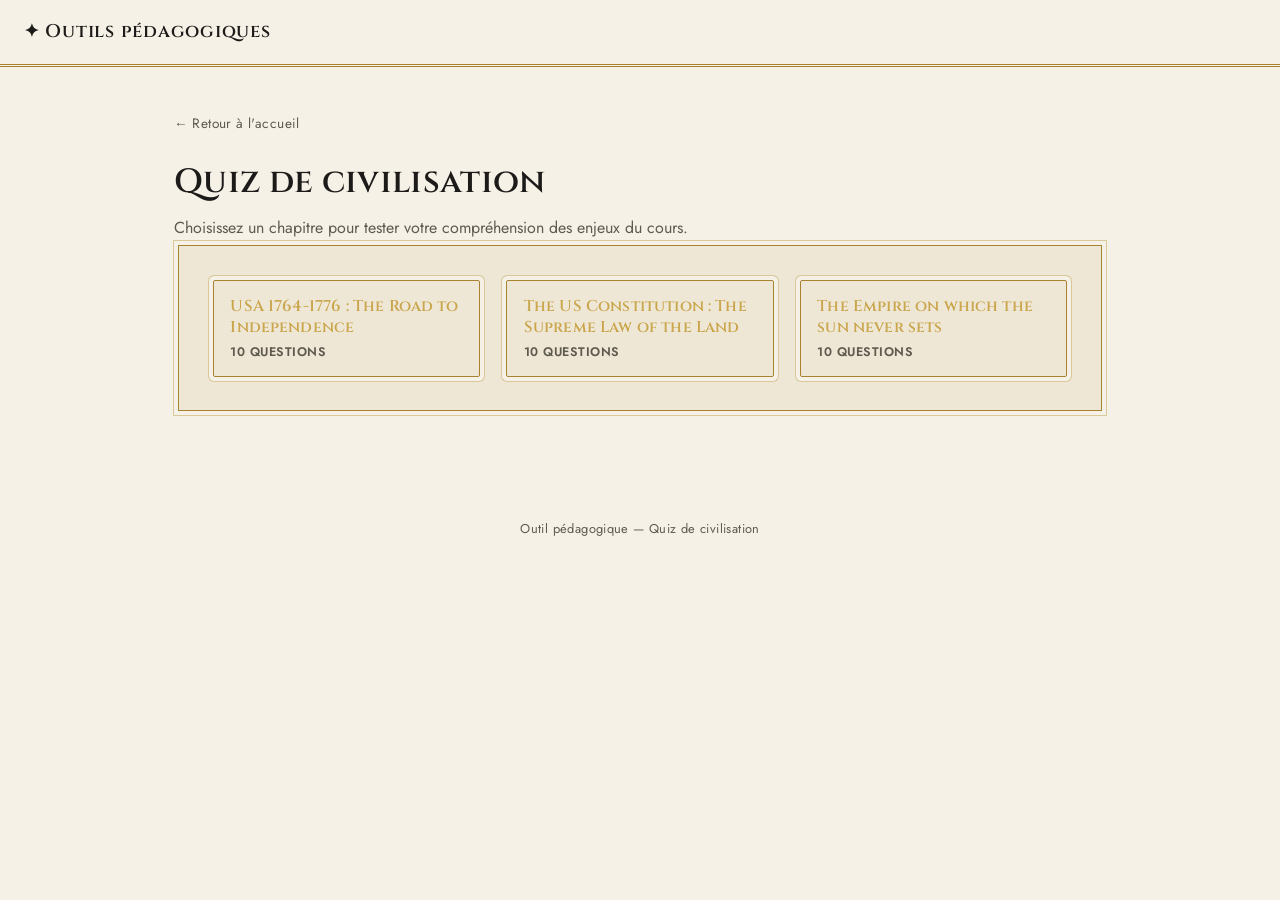
<file: outils/civilisation/quiz.html>
<!DOCTYPE html>
<html lang="fr">
<head>
<meta charset="UTF-8">
<meta name="viewport" content="width=device-width, initial-scale=1.0">
<title>Quiz de civilisation</title>
<link rel="stylesheet" href="../../assets/style.css">
<style>
  .chapter-grid { display: grid; grid-template-columns: repeat(auto-fill, minmax(240px, 1fr)); gap: 1.1rem; }
  .chapter-card {
    background: var(--paper-alt); border: 1px solid var(--gold);
    box-shadow: 0 0 0 4px var(--paper), 0 0 0 5px var(--border);
    margin: 4px; padding: 0.95rem 1.05rem; cursor: pointer; text-align: left; font-family: inherit;
  }
  .chapter-card:hover { box-shadow: 0 0 0 4px var(--paper), 0 0 0 5px var(--gold); }
  .chapter-card h3 { margin: 0 0 0.3rem; font-size: 0.98rem; font-family: 'Cinzel', serif; text-transform: none; }
  .chapter-card p { margin: 0; font-size: 0.78rem; color: var(--text-muted); text-transform: uppercase; letter-spacing: 0.04em; }

  .progress-line { font-size: 0.8rem; color: var(--text-muted); text-transform: uppercase; letter-spacing: 0.06em; margin-bottom: 0.35rem; }
  .quiz-question { font-family: 'Cinzel', serif; font-weight: 600; font-size: 1.08rem; margin: 0.2rem 0 1.1rem; }
  .quiz-choices { display: flex; flex-direction: column; gap: 0.55rem; margin-bottom: 1rem; }
  .quiz-choices button {
    all: unset; cursor: pointer; background: var(--paper); border: 1px solid var(--border);
    padding: 0.65rem 0.9rem; font-size: 0.92rem; color: var(--ink);
  }
  .quiz-choices button:hover { border-color: var(--gold); }
  .quiz-choices button.correct { border-color: var(--emerald); background: #d7ead9; }
  .quiz-choices button.incorrect { border-color: var(--burgundy); background: var(--burgundy-bg); }
  .quiz-choices button:disabled { cursor: default; }
  .quiz-explanation {
    display: none; background: var(--emerald-bg); border-left: 3px solid var(--emerald);
    padding: 0.75rem 0.95rem; font-size: 0.88rem; margin-bottom: 1.1rem;
  }
  .quiz-explanation.show { display: block; }
  #score-line { font-family: 'Cinzel', serif; }
</style>
</head>
<body>

<header class="site-header">
  <a href="../../index.html" class="brand">✦ Outils pédagogiques</a>
</header>

<main>
  <a class="back-link" href="../../index.html">&larr; Retour à l'accueil</a>
  <h1 class="page-title">Quiz de civilisation</h1>
  <p class="page-subtitle" id="page-subtitle">Choisissez un chapitre pour tester votre compréhension des enjeux du cours.</p>

  <div class="tool-shell">
    <div id="screen-select">
      <div class="chapter-grid" id="chapter-grid"></div>
    </div>

    <div id="screen-quiz" style="display:none;">
      <button class="secondary" id="change-chapter-btn" style="margin-bottom:1rem;">&larr; Changer de chapitre</button>
      <div id="quiz-area"></div>
      <div id="result-area" style="display:none; margin-top:1rem;">
        <h2 id="score-line"></h2>
        <div style="display:flex; gap:0.6rem; flex-wrap:wrap;">
          <button class="secondary" id="retry-btn">Refaire ce chapitre</button>
          <button id="other-chapter-btn">Choisir un autre chapitre</button>
        </div>
      </div>
    </div>
  </div>
</main>

<footer class="site-footer">Outil pédagogique — Quiz de civilisation</footer>

<script src="quiz-data.js"></script>
<script>
let currentChapter = null;
let current = 0;
let score = 0;
let answered = false;

function renderChapterGrid() {
  const grid = document.getElementById('chapter-grid');
  grid.innerHTML = '';
  CIVILISATION_QUIZ.forEach(ch => {
    const card = document.createElement('button');
    card.className = 'chapter-card';
    card.innerHTML = `<h3>${ch.title}</h3><p>${ch.questions.length} questions</p>`;
    card.addEventListener('click', () => startChapter(ch));
    grid.appendChild(card);
  });
}

function startChapter(ch) {
  currentChapter = ch;
  current = 0; score = 0; answered = false;
  document.getElementById('screen-select').style.display = 'none';
  document.getElementById('screen-quiz').style.display = 'block';
  document.getElementById('page-subtitle').textContent = ch.title;
  document.getElementById('result-area').style.display = 'none';
  renderQuestion();
}

document.getElementById('change-chapter-btn').addEventListener('click', renderSelect);
document.getElementById('other-chapter-btn').addEventListener('click', renderSelect);
document.getElementById('retry-btn').addEventListener('click', () => startChapter(currentChapter));

function renderSelect() {
  document.getElementById('screen-quiz').style.display = 'none';
  document.getElementById('screen-select').style.display = 'block';
  document.getElementById('page-subtitle').textContent = "Choisissez un chapitre pour tester votre compréhension des enjeux du cours.";
}

const quizArea = document.getElementById('quiz-area');

function renderQuestion() {
  answered = false;
  const item = currentChapter.questions[current];
  quizArea.innerHTML = `
    <p class="progress-line">Question ${current + 1} / ${currentChapter.questions.length}</p>
    <p class="quiz-question">${item.q}</p>
    <div id="choices" class="quiz-choices"></div>
    <div id="explanation" class="quiz-explanation">${item.explanation}</div>
    <button id="next-btn" disabled>Suivant</button>
  `;
  const choicesDiv = document.getElementById('choices');
  item.choices.forEach((choice, idx) => {
    const btn = document.createElement('button');
    btn.textContent = choice;
    btn.addEventListener('click', () => selectAnswer(item, idx, btn));
    choicesDiv.appendChild(btn);
  });
  document.getElementById('next-btn').addEventListener('click', nextQuestion);
}

function selectAnswer(item, idx, btn) {
  if (answered) return;
  answered = true;
  const allButtons = document.querySelectorAll('#choices button');
  allButtons.forEach(b => b.disabled = true);

  if (idx === item.correct) {
    score++;
    btn.classList.add('correct');
  } else {
    btn.classList.add('incorrect');
    allButtons[item.correct].classList.add('correct');
  }
  document.getElementById('explanation').classList.add('show');
  document.getElementById('next-btn').disabled = false;
}

function nextQuestion() {
  current++;
  if (current < currentChapter.questions.length) renderQuestion();
  else showResult();
}

function showResult() {
  quizArea.innerHTML = '';
  document.getElementById('result-area').style.display = 'block';
  document.getElementById('score-line').textContent = `Score : ${score} / ${currentChapter.questions.length}`;
}

renderChapterGrid();
</script>

</body>
</html>
</file>
<file: assets/style.css>
@import url('https://fonts.googleapis.com/css2?family=Cinzel:wght@500;600;700&family=Jost:wght@400;500;600&display=swap');

:root {
  /* Palette Art Déco */
  --paper: #F6F1E6;
  --paper-alt: #EFE7D6;
  --ink: #1C1B19;
  --ink-soft: #5E5A4E;
  --gold: #A9822F;
  --gold-light: #C9A54B;
  --emerald: #1F4B3F;
  --emerald-bg: #E4EDE7;
  --burgundy: #7A2E2E;
  --burgundy-bg: #F2E2DF;
  --border: #D8C89A;
  --radius: 2px;
  --shadow: 0 6px 18px rgba(28, 27, 25, 0.10);

  /* Alias de compatibilité avec les outils existants */
  --bg: var(--paper);
  --surface: var(--paper-alt);
  --text: var(--ink);
  --text-muted: var(--ink-soft);
  --accent: var(--emerald);
  --accent-dark: #16352C;
}

* { box-sizing: border-box; }

body {
  margin: 0;
  font-family: 'Jost', -apple-system, BlinkMacSystemFont, sans-serif;
  background-color: var(--paper);
  background-image:
    linear-gradient(135deg, rgba(169,130,47,0.05) 1px, transparent 1px),
    linear-gradient(45deg, rgba(169,130,47,0.05) 1px, transparent 1px);
  background-size: 26px 26px;
  color: var(--ink);
  line-height: 1.55;
}

h1, h2, h3 {
  font-family: 'Cinzel', serif;
  font-weight: 600;
  letter-spacing: 0.01em;
}

a { color: var(--emerald); }

/* ---------- Motif décoratif : rosace / éventail ---------- */
.sunburst {
  width: 64px;
  height: 64px;
  margin: 0 auto 0.9rem;
  border-radius: 50%;
  background: repeating-conic-gradient(var(--gold) 0deg 6deg, transparent 6deg 18deg);
  opacity: 0.9;
}

/* ---------- Header ---------- */
header.site-header {
  background: var(--paper);
  border-bottom: 3px double var(--gold);
  padding: 1.1rem 1.5rem;
  display: flex;
  align-items: center;
  justify-content: space-between;
}

header.site-header .brand {
  font-family: 'Cinzel', serif;
  font-weight: 600;
  font-size: 1.15rem;
  letter-spacing: 0.04em;
  text-decoration: none;
  color: var(--ink);
  display: flex;
  align-items: center;
  gap: 0.55rem;
}

header.site-header nav a {
  margin-left: 1.25rem;
  text-decoration: none;
  color: var(--ink-soft);
  font-size: 0.85rem;
  letter-spacing: 0.04em;
  text-transform: uppercase;
}
header.site-header nav a:hover { color: var(--emerald); }

/* ---------- Layout ---------- */
main {
  max-width: 980px;
  margin: 0 auto;
  padding: 2.75rem 1.5rem 4rem;
}

.hero { text-align: center; margin-bottom: 3rem; }

.eyebrow {
  font-size: 0.72rem;
  font-weight: 600;
  letter-spacing: 0.22em;
  text-transform: uppercase;
  color: var(--gold);
  margin: 0 0 0.5rem;
}

.page-title {
  font-size: 2.1rem;
  margin: 0 0 0.5rem;
}
.page-subtitle {
  color: var(--ink-soft);
  margin-top: 0;
  margin-bottom: 0;
  font-size: 1rem;
}
.hero .page-title, .hero .page-subtitle { margin-left: auto; margin-right: auto; }

.category { margin-bottom: 3rem; }
.category-header {
  display: flex;
  align-items: center;
  gap: 0.75rem;
  margin-bottom: 1.25rem;
}
.category-header .diamond {
  width: 8px; height: 8px;
  background: var(--gold);
  transform: rotate(45deg);
  flex-shrink: 0;
}
.category h2 {
  font-size: 1rem;
  font-weight: 600;
  letter-spacing: 0.1em;
  text-transform: uppercase;
  color: var(--ink);
  margin: 0;
  white-space: nowrap;
}
.category-header .rule {
  flex: 1;
  height: 1px;
  background: linear-gradient(to right, var(--border), transparent);
}

.empty-note {
  font-style: italic;
  color: var(--ink-soft);
  font-size: 0.9rem;
  border: 1px dashed var(--border);
  padding: 1rem 1.1rem;
  background: var(--paper-alt);
}

/* ---------- Cards ---------- */
.card-grid {
  display: grid;
  grid-template-columns: repeat(auto-fill, minmax(230px, 1fr));
  gap: 1.1rem;
}

.card {
  position: relative;
  background: var(--paper-alt);
  border: 1px solid var(--gold);
  box-shadow: 0 0 0 4px var(--paper), 0 0 0 5px var(--border);
  padding: 1.35rem 1.2rem 1.2rem;
  margin: 4px;
  text-decoration: none;
  color: var(--ink);
  transition: box-shadow 0.15s ease, transform 0.15s ease;
  display: block;
}
.card:hover {
  transform: translateY(-2px);
  box-shadow: 0 0 0 4px var(--paper), 0 0 0 5px var(--gold);
}
.card .icon {
  width: 2.5rem;
  height: 2.5rem;
  display: flex;
  align-items: center;
  justify-content: center;
  border: 2px solid var(--gold);
  transform: rotate(45deg);
  background: var(--paper);
  margin-bottom: 0.8rem;
}
.card .icon span {
  display: block;
  transform: rotate(-45deg);
  font-size: 1.15rem;
}
.card h3 {
  margin: 0 0 0.3rem;
  font-size: 1rem;
  letter-spacing: 0.02em;
}
.card p { margin: 0; font-size: 0.86rem; color: var(--ink-soft); }

/* ---------- Tool shell ---------- */
.tool-shell {
  background: var(--paper-alt);
  border: 1px solid var(--gold);
  box-shadow: 0 0 0 4px var(--paper), 0 0 0 5px var(--border);
  margin: 4px;
  padding: 1.85rem;
}

.back-link {
  display: inline-flex;
  align-items: center;
  gap: 0.3rem;
  margin-bottom: 1.4rem;
  font-size: 0.85rem;
  letter-spacing: 0.03em;
  text-decoration: none;
  color: var(--ink-soft);
}
.back-link:hover { color: var(--emerald); }

/* ---------- Buttons ---------- */
button, .btn {
  background: var(--ink);
  color: var(--gold-light);
  border: 1px solid var(--ink);
  border-radius: var(--radius);
  padding: 0.65rem 1.4rem;
  font-family: 'Jost', sans-serif;
  font-size: 0.85rem;
  font-weight: 600;
  letter-spacing: 0.08em;
  text-transform: uppercase;
  cursor: pointer;
  transition: background 0.15s ease, color 0.15s ease;
}
button:hover, .btn:hover { background: var(--emerald); border-color: var(--emerald); color: #fff; }
button:disabled { background: #C9C4B6; border-color: #C9C4B6; color: #fff; cursor: not-allowed; }

button.secondary {
  background: transparent;
  color: var(--ink);
  border: 1px solid var(--gold);
}
button.secondary:hover { background: var(--gold); border-color: var(--gold); color: var(--ink); }

input[type="text"], input[type="number"], textarea, select {
  font-family: inherit;
  font-size: 0.95rem;
  padding: 0.55rem 0.7rem;
  border: 1px solid var(--border);
  border-radius: var(--radius);
  background: var(--paper);
  color: var(--ink);
}

footer.site-footer {
  text-align: center;
  color: var(--ink-soft);
  font-size: 0.8rem;
  letter-spacing: 0.03em;
  padding: 2.5rem 1rem 2rem;
}

/* ---------- Feedback "tampon" ---------- */
@keyframes stampIn {
  0% { transform: scale(1.5); opacity: 0; }
  60% { transform: scale(0.95); opacity: 1; }
  100% { transform: scale(1); opacity: 1; }
}
.feedback-stamp {
  display: inline-block;
  font-family: 'Cinzel', serif;
  font-weight: 600;
  text-transform: uppercase;
  letter-spacing: 0.06em;
  font-size: 0.85rem;
  padding: 0.4rem 0.9rem;
  border: 1px solid currentColor;
  animation: stampIn 0.3s ease-out;
}
.feedback-stamp.correct { color: var(--emerald); background: var(--emerald-bg); }
.feedback-stamp.incorrect { color: var(--burgundy); background: var(--burgundy-bg); }

/* ---------- Progress dots ---------- */
.progress-dots {
  display: flex;
  gap: 0.4rem;
  margin-bottom: 1.1rem;
  flex-wrap: wrap;
}
.progress-dots .dot {
  width: 8px; height: 8px;
  background: var(--border);
  transform: rotate(45deg);
}
.progress-dots .dot.done { background: var(--emerald); }
.progress-dots .dot.current { background: var(--gold); }
</file>
